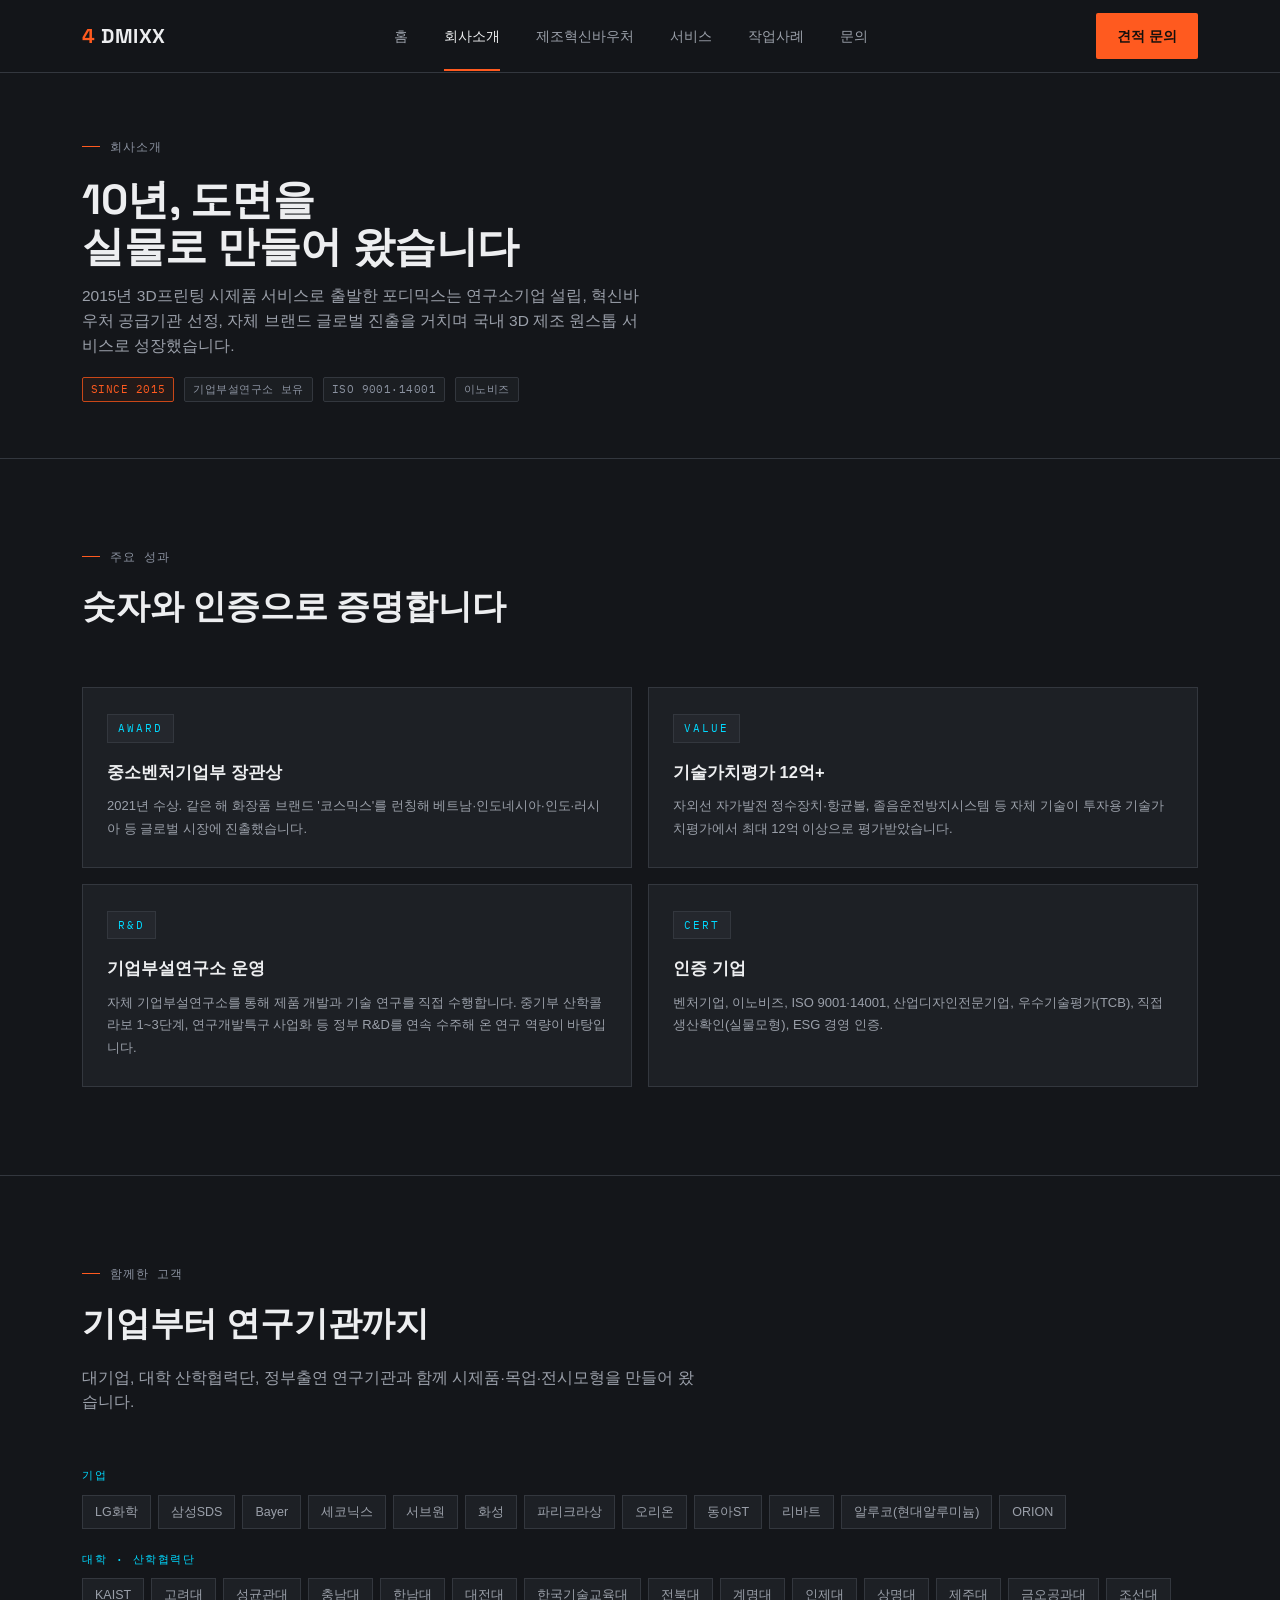
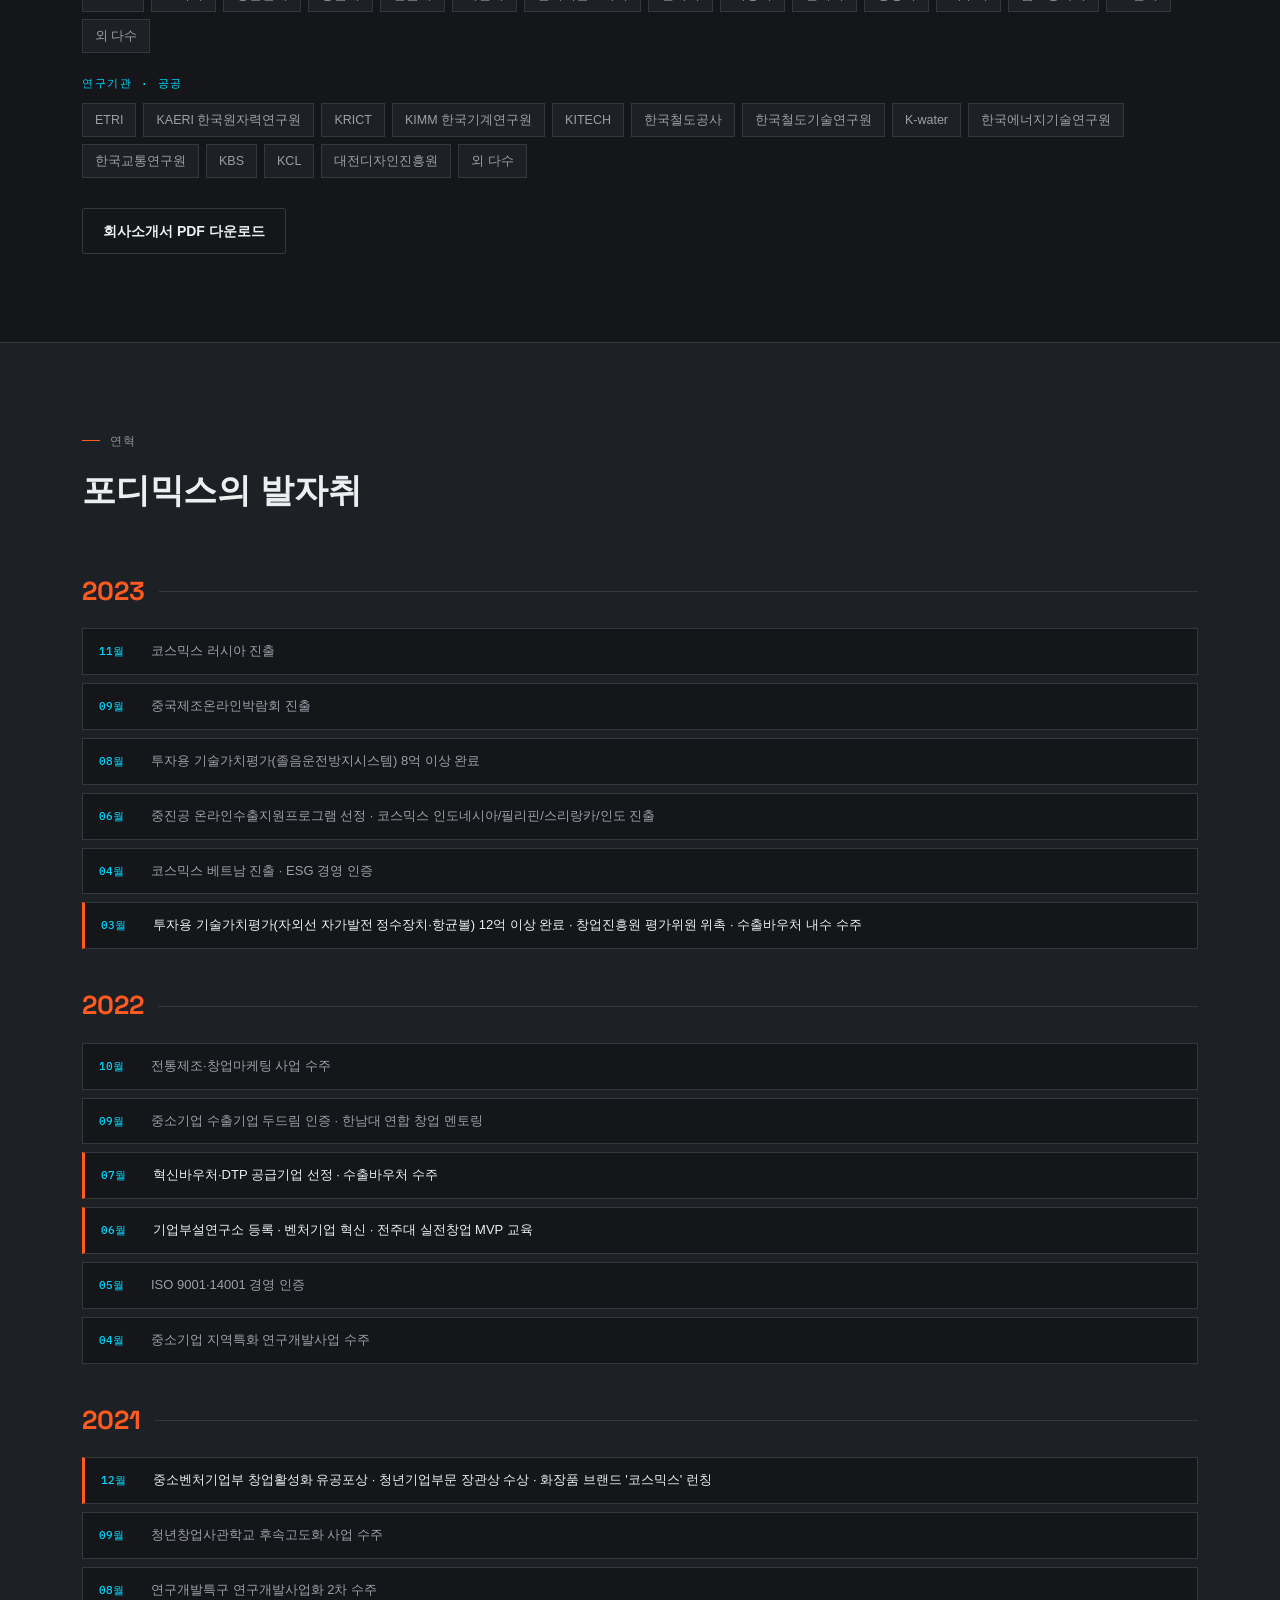
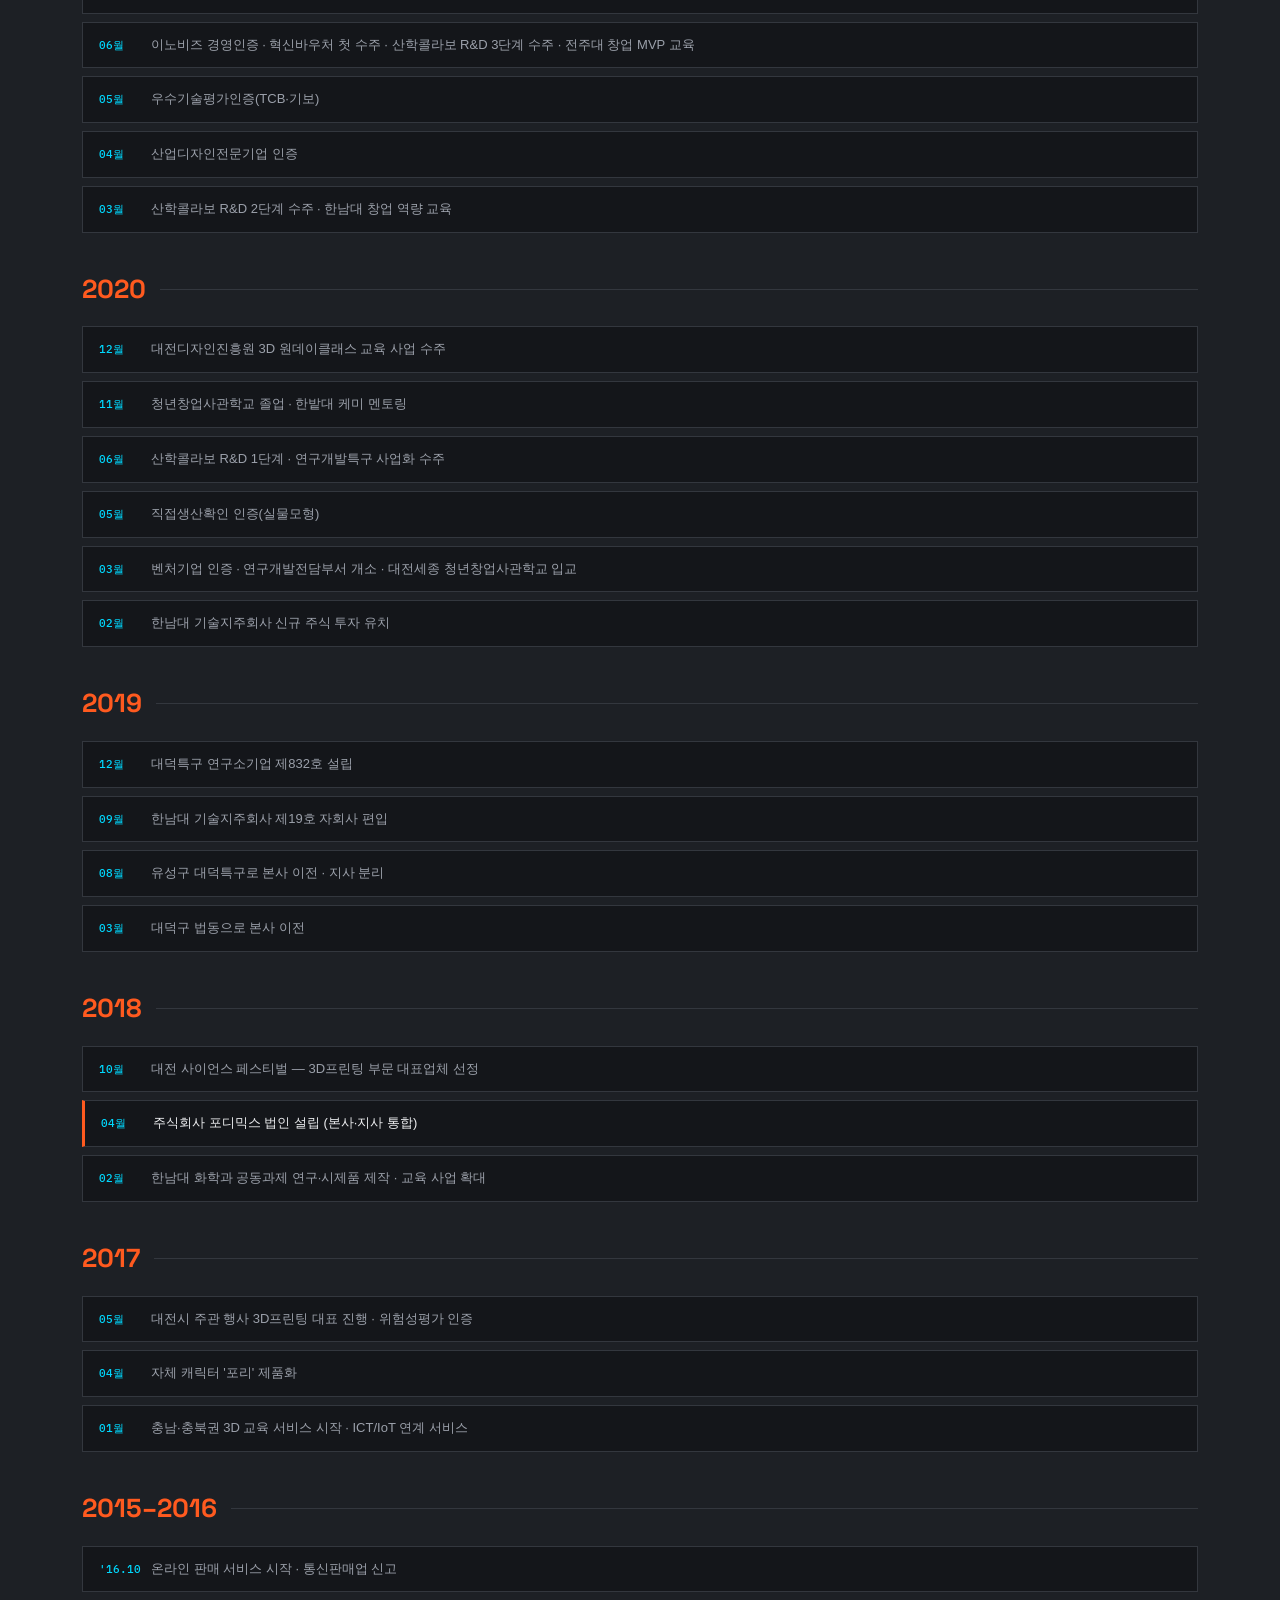
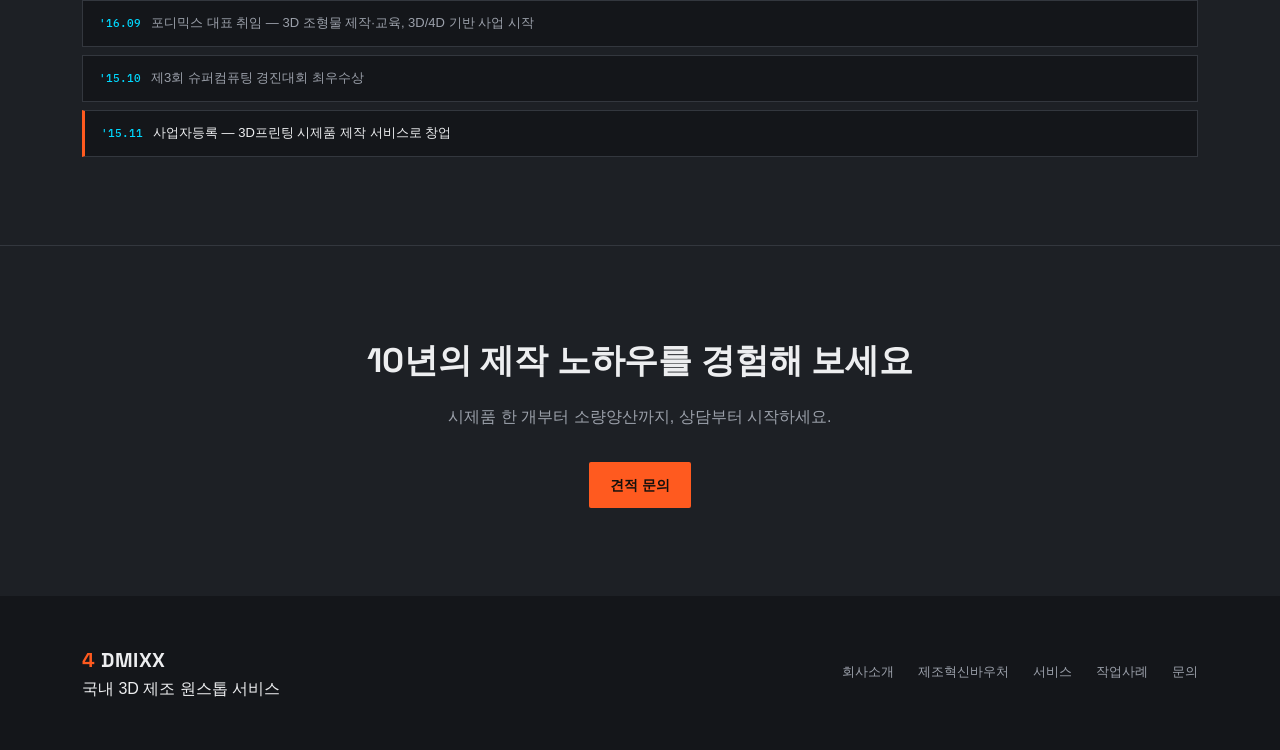
<file: about.html>
<!DOCTYPE html>
<html lang="ko">
<head>
<meta charset="UTF-8">
<meta name="viewport" content="width=device-width, initial-scale=1.0">
<title>회사소개 — 4DMIXX(포디믹스)</title>
<meta name="description" content="2015년 창업, 3D프린팅·시제품·금형까지 국내 3D 제조 원스톱 서비스 4DMIXX(포디믹스)의 발자취.">
<link rel="preconnect" href="https://fonts.googleapis.com">
<link href="https://fonts.googleapis.com/css2?family=Space+Grotesk:wght@500;700&family=IBM+Plex+Sans+KR:wght@400;500;600&family=IBM+Plex+Mono:wght@400;500&display=swap" rel="stylesheet">
<link rel="stylesheet" href="css/style.css">
</head>
<body>

<header class="site-header">
  <div class="wrap">
    <a href="index.html" class="logo"><span class="four">4</span>DMIXX</a>
    <nav class="nav">
      <a href="index.html">홈</a>
      <a href="about.html" class="active">회사소개</a>
      <a href="voucher.html">제조혁신바우처</a>
      <a href="services.html">서비스</a>
      <a href="portfolio.html">작업사례</a>
      <a href="contact.html">문의</a>
    </nav>
    <a href="contact.html" class="btn btn-primary">견적 문의</a>
  </div>
</header>

<section class="page-hero">
  <div class="wrap">
    <div class="eyebrow">회사소개</div>
    <h1>10년, 도면을<br>실물로 만들어 왔습니다</h1>
    <p>2015년 3D프린팅 시제품 서비스로 출발한 포디믹스는 연구소기업 설립, 혁신바우처 공급기관 선정, 자체 브랜드 글로벌 진출을 거치며 국내 3D 제조 원스톱 서비스로 성장했습니다.</p>
    <div class="hero-tags" style="margin-top:18px;">
      <span class="spec-tag">SINCE 2015</span>
      <span class="spec-tag metal">기업부설연구소 보유</span>
      <span class="spec-tag metal">ISO 9001·14001</span>
      <span class="spec-tag metal">이노비즈</span>
    </div>
  </div>
</section>

<!-- 주요 성과 -->
<section>
  <div class="wrap">
    <div class="section-head">
      <div class="eyebrow">주요 성과</div>
      <h2>숫자와 인증으로 증명합니다</h2>
    </div>
    <div class="ab-grid">
      <div class="ab-card">
        <div class="vc-icon">AWARD</div>
        <h3>중소벤처기업부 장관상</h3>
        <p>2021년 수상. 같은 해 화장품 브랜드 '코스믹스'를 런칭해 베트남·인도네시아·인도·러시아 등 글로벌 시장에 진출했습니다.</p>
      </div>
      <div class="ab-card">
        <div class="vc-icon">VALUE</div>
        <h3>기술가치평가 12억+</h3>
        <p>자외선 자가발전 정수장치·항균볼, 졸음운전방지시스템 등 자체 기술이 투자용 기술가치평가에서 최대 12억 이상으로 평가받았습니다.</p>
      </div>
      <div class="ab-card">
        <div class="vc-icon">R&D</div>
        <h3>기업부설연구소 운영</h3>
        <p>자체 기업부설연구소를 통해 제품 개발과 기술 연구를 직접 수행합니다. 중기부 산학콜라보 1~3단계, 연구개발특구 사업화 등 정부 R&D를 연속 수주해 온 연구 역량이 바탕입니다.</p>
      </div>
      <div class="ab-card">
        <div class="vc-icon">CERT</div>
        <h3>인증 기업</h3>
        <p>벤처기업, 이노비즈, ISO 9001·14001, 산업디자인전문기업, 우수기술평가(TCB), 직접생산확인(실물모형), ESG 경영 인증.</p>
      </div>
    </div>
  </div>
</section>

<!-- 고객사 -->
<section>
  <div class="wrap">
    <div class="section-head">
      <div class="eyebrow">함께한 고객</div>
      <h2>기업부터 연구기관까지</h2>
      <p>대기업, 대학 산학협력단, 정부출연 연구기관과 함께 시제품·목업·전시모형을 만들어 왔습니다.</p>
    </div>
    <div class="client-groups">
      <div class="client-group">
        <h4>기업</h4>
        <div class="client-tags">
          <span>LG화학</span><span>삼성SDS</span><span>Bayer</span><span>세코닉스</span><span>서브원</span><span>화성</span><span>파리크라상</span><span>오리온</span><span>동아ST</span><span>리바트</span><span>알루코(현대알루미늄)</span><span>ORION</span>
        </div>
      </div>
      <div class="client-group">
        <h4>대학 · 산학협력단</h4>
        <div class="client-tags">
          <span>KAIST</span><span>고려대</span><span>성균관대</span><span>충남대</span><span>한남대</span><span>대전대</span><span>한국기술교육대</span><span>전북대</span><span>계명대</span><span>인제대</span><span>상명대</span><span>제주대</span><span>금오공과대</span><span>조선대</span> <span>외 다수</span>
        </div>
      </div>
      <div class="client-group">
        <h4>연구기관 · 공공</h4>
        <div class="client-tags">
          <span>ETRI</span><span>KAERI 한국원자력연구원</span><span>KRICT</span><span>KIMM 한국기계연구원</span><span>KITECH</span><span>한국철도공사</span><span>한국철도기술연구원</span><span>K-water</span><span>한국에너지기술연구원</span><span>한국교통연구원</span><span>KBS</span><span>KCL</span><span>대전디자인진흥원</span><span>외 다수</span>
        </div>
      </div>
    </div>
    <div style="margin-top:30px;">
      <a href="assets/4dmixx-company-profile.pdf" class="btn btn-outline" download>회사소개서 PDF 다운로드</a>
    </div>
  </div>
</section>

<!-- 연혁 -->
<section style="background:var(--surface);">
  <div class="wrap">
    <div class="section-head">
      <div class="eyebrow">연혁</div>
      <h2>포디믹스의 발자취</h2>
    </div>

    <div class="timeline">

      <div class="tl-year"><span>2023</span></div>
      <div class="tl-items">
        <div class="tl-item"><b>11월</b>코스믹스 러시아 진출</div>
        <div class="tl-item"><b>09월</b>중국제조온라인박람회 진출</div>
        <div class="tl-item"><b>08월</b>투자용 기술가치평가(졸음운전방지시스템) 8억 이상 완료</div>
        <div class="tl-item"><b>06월</b>중진공 온라인수출지원프로그램 선정 · 코스믹스 인도네시아/필리핀/스리랑카/인도 진출</div>
        <div class="tl-item"><b>04월</b>코스믹스 베트남 진출 · ESG 경영 인증</div>
        <div class="tl-item hl"><b>03월</b>투자용 기술가치평가(자외선 자가발전 정수장치·항균볼) 12억 이상 완료 · 창업진흥원 평가위원 위촉 · 수출바우처 내수 수주</div>
      </div>

      <div class="tl-year"><span>2022</span></div>
      <div class="tl-items">
        <div class="tl-item"><b>10월</b>전통제조·창업마케팅 사업 수주</div>
        <div class="tl-item"><b>09월</b>중소기업 수출기업 두드림 인증 · 한남대 연합 창업 멘토링</div>
        <div class="tl-item hl"><b>07월</b>혁신바우처·DTP 공급기업 선정 · 수출바우처 수주</div>
        <div class="tl-item hl"><b>06월</b>기업부설연구소 등록 · 벤처기업 혁신 · 전주대 실전창업 MVP 교육</div>
        <div class="tl-item"><b>05월</b>ISO 9001·14001 경영 인증</div>
        <div class="tl-item"><b>04월</b>중소기업 지역특화 연구개발사업 수주</div>
      </div>

      <div class="tl-year"><span>2021</span></div>
      <div class="tl-items">
        <div class="tl-item hl"><b>12월</b>중소벤처기업부 창업활성화 유공포상 · 청년기업부문 장관상 수상 · 화장품 브랜드 '코스믹스' 런칭</div>
        <div class="tl-item"><b>09월</b>청년창업사관학교 후속고도화 사업 수주</div>
        <div class="tl-item"><b>08월</b>연구개발특구 연구개발사업화 2차 수주</div>
        <div class="tl-item"><b>06월</b>이노비즈 경영인증 · 혁신바우처 첫 수주 · 산학콜라보 R&D 3단계 수주 · 전주대 창업 MVP 교육</div>
        <div class="tl-item"><b>05월</b>우수기술평가인증(TCB·기보)</div>
        <div class="tl-item"><b>04월</b>산업디자인전문기업 인증</div>
        <div class="tl-item"><b>03월</b>산학콜라보 R&D 2단계 수주 · 한남대 창업 역량 교육</div>
      </div>

      <div class="tl-year"><span>2020</span></div>
      <div class="tl-items">
        <div class="tl-item"><b>12월</b>대전디자인진흥원 3D 원데이클래스 교육 사업 수주</div>
        <div class="tl-item"><b>11월</b>청년창업사관학교 졸업 · 한밭대 케미 멘토링</div>
        <div class="tl-item"><b>06월</b>산학콜라보 R&D 1단계 · 연구개발특구 사업화 수주</div>
        <div class="tl-item"><b>05월</b>직접생산확인 인증(실물모형)</div>
        <div class="tl-item"><b>03월</b>벤처기업 인증 · 연구개발전담부서 개소 · 대전세종 청년창업사관학교 입교</div>
        <div class="tl-item"><b>02월</b>한남대 기술지주회사 신규 주식 투자 유치</div>
      </div>

      <div class="tl-year"><span>2019</span></div>
      <div class="tl-items">
        <div class="tl-item"><b>12월</b>대덕특구 연구소기업 제832호 설립</div>
        <div class="tl-item"><b>09월</b>한남대 기술지주회사 제19호 자회사 편입</div>
        <div class="tl-item"><b>08월</b>유성구 대덕특구로 본사 이전 · 지사 분리</div>
        <div class="tl-item"><b>03월</b>대덕구 법동으로 본사 이전</div>
      </div>

      <div class="tl-year"><span>2018</span></div>
      <div class="tl-items">
        <div class="tl-item"><b>10월</b>대전 사이언스 페스티벌 — 3D프린팅 부문 대표업체 선정</div>
        <div class="tl-item hl"><b>04월</b>주식회사 포디믹스 법인 설립 (본사·지사 통합)</div>
        <div class="tl-item"><b>02월</b>한남대 화학과 공동과제 연구·시제품 제작 · 교육 사업 확대</div>
      </div>

      <div class="tl-year"><span>2017</span></div>
      <div class="tl-items">
        <div class="tl-item"><b>05월</b>대전시 주관 행사 3D프린팅 대표 진행 · 위험성평가 인증</div>
        <div class="tl-item"><b>04월</b>자체 캐릭터 '포리' 제품화</div>
        <div class="tl-item"><b>01월</b>충남·충북권 3D 교육 서비스 시작 · ICT/IoT 연계 서비스</div>
      </div>

      <div class="tl-year"><span>2015–2016</span></div>
      <div class="tl-items">
        <div class="tl-item"><b>'16.10</b>온라인 판매 서비스 시작 · 통신판매업 신고</div>
        <div class="tl-item"><b>'16.09</b>포디믹스 대표 취임 — 3D 조형물 제작·교육, 3D/4D 기반 사업 시작</div>
        <div class="tl-item"><b>'15.10</b>제3회 슈퍼컴퓨팅 경진대회 최우수상</div>
        <div class="tl-item hl"><b>'15.11</b>사업자등록 — 3D프린팅 시제품 제작 서비스로 창업</div>
      </div>

    </div>
  </div>
</section>

<!-- CTA -->
<section class="cta-band">
  <div class="wrap">
    <h2>10년의 제작 노하우를 경험해 보세요</h2>
    <p>시제품 한 개부터 소량양산까지, 상담부터 시작하세요.</p>
    <a href="contact.html" class="btn btn-primary">견적 문의</a>
  </div>
</section>

<footer class="site-footer">
  <div class="wrap">
    <div>
      <a href="index.html" class="logo"><span class="four">4</span>DMIXX</a>
      <p>국내 3D 제조 원스톱 서비스</p>
    </div>
    <nav>
      <a href="about.html">회사소개</a>
      <a href="voucher.html">제조혁신바우처</a>
      <a href="services.html">서비스</a>
      <a href="portfolio.html">작업사례</a>
      <a href="contact.html">문의</a>
    </nav>
  </div>
</footer>

</body>
</html>
</file>
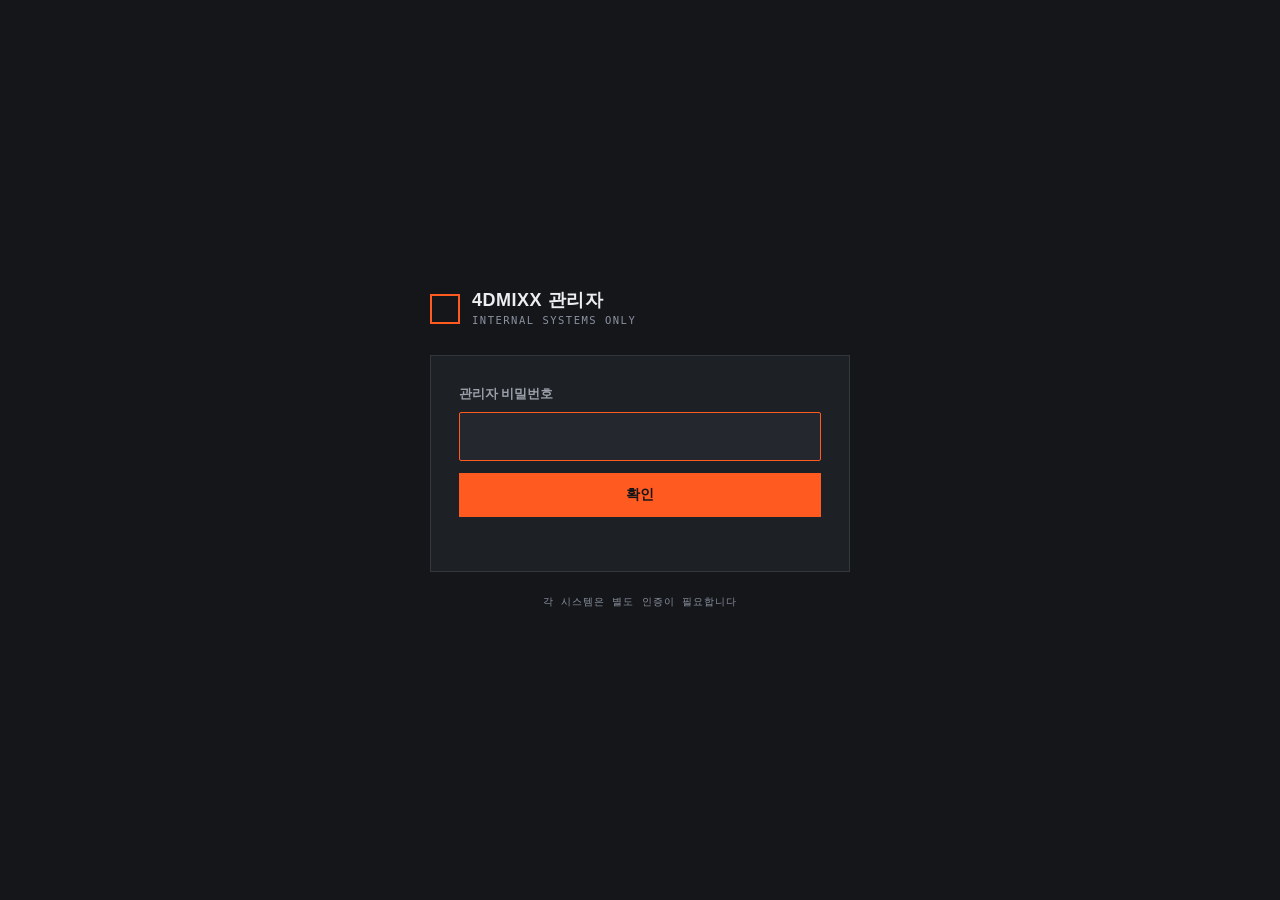
<file: admin.html>
<!DOCTYPE html>
<html lang="ko">
<head>
<meta charset="UTF-8">
<meta name="viewport" content="width=device-width, initial-scale=1.0">
<meta name="robots" content="noindex, nofollow">
<title>4DMIXX — 관리자</title>
<link rel="stylesheet" href="css/style.css">
<style>
  body{display:flex;flex-direction:column;min-height:100vh;align-items:center;justify-content:center;background:var(--bg);}
  .admin-box{width:min(420px,92vw);}
  .admin-head{display:flex;align-items:center;gap:12px;margin-bottom:26px;}
  .admin-mark{width:30px;height:30px;border:2px solid var(--accent);}
  .admin-head h1{font-family:var(--font-display);font-size:18px;letter-spacing:.5px;margin:0;}
  .admin-head p{font-family:var(--font-mono);font-size:10.5px;color:var(--metal);letter-spacing:1.5px;margin:2px 0 0;}

  /* 게이트 */
  .gate{background:var(--surface);border:1px solid var(--line);padding:28px;}
  .gate label{display:block;font-size:12.5px;color:var(--text-dim);margin-bottom:8px;}
  .gate input{
    width:100%;box-sizing:border-box;padding:13px;background:var(--surface-2);
    border:1px solid var(--line);color:var(--text);font-family:var(--font-mono);
    font-size:18px;letter-spacing:6px;text-align:center;outline:none;
  }
  .gate input:focus{border-color:var(--accent);}
  .gate button{
    width:100%;margin-top:12px;padding:13px;background:var(--accent);border:none;
    color:#14161A;font-weight:600;font-size:14px;cursor:pointer;
  }
  .gate button:disabled{opacity:.4;cursor:not-allowed;}
  .gate-msg{font-size:12px;color:#d03b3b;margin-top:10px;min-height:16px;text-align:center;}

  /* 런처 */
  .launcher{display:none;}
  .sys-btn{
    display:flex;align-items:center;gap:16px;width:100%;box-sizing:border-box;
    background:var(--surface);border:1px solid var(--line);padding:20px;
    margin-bottom:12px;cursor:pointer;text-decoration:none;color:var(--text);
    transition:border-color .15s, transform .1s;
  }
  .sys-btn:hover{border-color:var(--accent);transform:translateX(3px);}
  .sys-ico{
    width:44px;height:44px;flex:none;display:flex;align-items:center;justify-content:center;
    border:1px solid var(--line);font-family:var(--font-mono);font-size:11px;color:var(--laser);
    background:var(--surface-2);
  }
  .sys-btn b{font-size:15px;display:block;}
  .sys-btn small{font-size:12px;color:var(--metal);display:block;margin-top:3px;}
  .sys-arrow{margin-left:auto;color:var(--metal);font-size:18px;}
  .logout{
    margin-top:14px;width:100%;padding:11px;background:transparent;
    border:1px solid var(--line);color:var(--text-dim);cursor:pointer;font-size:12.5px;
  }
  .foot-note{font-family:var(--font-mono);font-size:10px;color:var(--metal);text-align:center;margin-top:22px;letter-spacing:1px;}
</style>
</head>
<body>
<div class="admin-box">
  <div class="admin-head">
    <div class="admin-mark"></div>
    <div>
      <h1>4DMIXX 관리자</h1>
      <p>INTERNAL SYSTEMS ONLY</p>
    </div>
  </div>

  <!-- 비밀번호 게이트 -->
  <div class="gate" id="gate">
    <label for="pw">관리자 비밀번호</label>
    <input type="password" id="pw" inputmode="numeric" autocomplete="off" maxlength="32">
    <button id="enterBtn">확인</button>
    <div class="gate-msg" id="gateMsg"></div>
  </div>

  <!-- 시스템 런처 -->
  <div class="launcher" id="launcher">
    <a class="sys-btn" href="http://175.45.205.54:8081/" target="_blank" rel="noopener">
      <div class="sys-ico">DASH</div>
      <div><b>관리자 대시보드</b><small>견적 · 작업 · 마케팅 · 알림 통합 현황</small></div>
      <span class="sys-arrow">→</span>
    </a>
    <a class="sys-btn" href="https://fourdmixx-video-pipeline.onrender.com" target="_blank" rel="noopener">
      <div class="sys-ico">4ZKY</div>
      <div><b>4ZAKAYA 업로더</b><small>제품 영상 검토 · 유튜브/인스타 업로드</small></div>
      <span class="sys-arrow">→</span>
    </a>
    <a class="sys-btn" href="https://script.google.com/macros/s/AKfycbwZsmeyaEqwOKJFC83UuUfzAIjcNPZEsSZb95jb3VjnpqmfoYbO0dX1ID235KcgP2WIuQ/exec" target="_blank" rel="noopener">
      <div class="sys-ico">KPI</div>
      <div><b>연봉관리 시스템</b><small>디자인팀 KPI · 연봉 환산</small></div>
      <span class="sys-arrow">→</span>
    </a>
    <button class="logout" id="logoutBtn">잠금</button>
  </div>

  <div class="foot-note">각 시스템은 별도 인증이 필요합니다</div>
</div>

<script>
(function(){
  // SHA-256(salt:비밀번호) — 소스에 평문 없음
  const SALT = '4dmixx-admin-v1';
  const HASH = 'c8fa7f1d7e6d8668029e943315ccfc8c0b2cee308cdab01f840fcc4ce977b869';
  const gate = document.getElementById('gate');
  const launcher = document.getElementById('launcher');
  const pw = document.getElementById('pw');
  const btn = document.getElementById('enterBtn');
  const msg = document.getElementById('gateMsg');

  let fails = parseInt(sessionStorage.getItem('af') || '0');

  async function sha256(str){
    const buf = await crypto.subtle.digest('SHA-256', new TextEncoder().encode(str));
    return [...new Uint8Array(buf)].map(b=>b.toString(16).padStart(2,'0')).join('');
  }

  function unlock(){
    gate.style.display = 'none';
    launcher.style.display = 'block';
  }
  function lock(){
    sessionStorage.removeItem('adm');
    launcher.style.display = 'none';
    gate.style.display = 'block';
    pw.value = '';
  }

  async function tryEnter(){
    if(btn.disabled) return;
    const h = await sha256(SALT + ':' + pw.value);
    if(h === HASH){
      sessionStorage.setItem('adm','1');
      sessionStorage.removeItem('af');
      msg.textContent = '';
      unlock();
    } else {
      fails++;
      sessionStorage.setItem('af', fails);
      // 실패할수록 대기 시간 증가 (무차별 대입 방지)
      const wait = Math.min(fails * 2, 30);
      btn.disabled = true;
      let left = wait;
      msg.textContent = `비밀번호가 다릅니다 — ${left}초 후 재시도`;
      const t = setInterval(()=>{
        left--;
        if(left <= 0){ clearInterval(t); btn.disabled = false; msg.textContent = ''; }
        else msg.textContent = `비밀번호가 다릅니다 — ${left}초 후 재시도`;
      }, 1000);
      pw.value = '';
    }
  }

  btn.addEventListener('click', tryEnter);
  pw.addEventListener('keydown', e => { if(e.key === 'Enter') tryEnter(); });
  document.getElementById('logoutBtn').addEventListener('click', lock);

  // 같은 탭 세션 내 재방문 시 유지
  if(sessionStorage.getItem('adm') === '1') unlock();
  else pw.focus();
})();
</script>
</body>
</html>
</file>
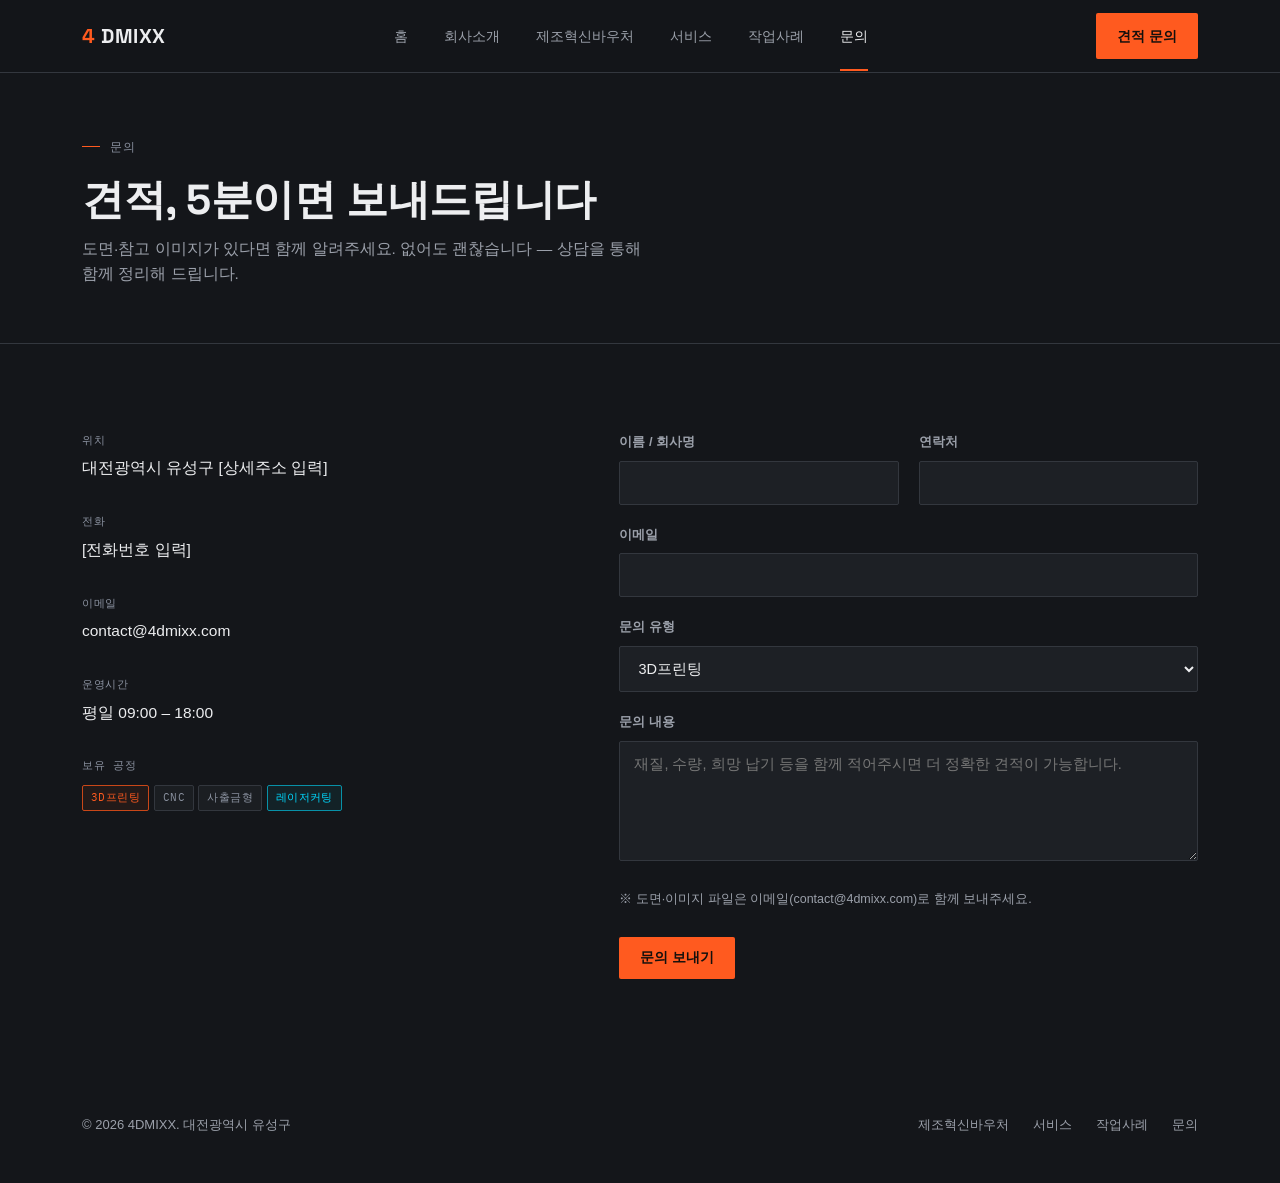
<file: contact.html>
<!DOCTYPE html>
<html lang="ko">
<head>
<meta charset="UTF-8">
<meta name="viewport" content="width=device-width, initial-scale=1.0">
<title>견적 문의 — 4DMIXX(포디믹스)</title>
<meta name="description" content="4DMIXX에 3D프린팅, 프로토타입, 사출, CNC, 레이저 커팅 견적을 문의하세요.">
<link rel="preconnect" href="https://fonts.googleapis.com">
<link href="https://fonts.googleapis.com/css2?family=Space+Grotesk:wght@500;700&family=IBM+Plex+Sans+KR:wght@400;500;600&family=IBM+Plex+Mono:wght@400;500&display=swap" rel="stylesheet">
<link rel="stylesheet" href="css/style.css">
</head>
<body>

<header class="site-header">
  <div class="wrap">
    <a href="index.html" class="logo"><span class="four">4</span>DMIXX</a>
    <nav class="nav">
      <a href="index.html">홈</a>
      <a href="about.html">회사소개</a>
      <a href="voucher.html">제조혁신바우처</a>
      <a href="services.html">서비스</a>
      <a href="portfolio.html">작업사례</a>
      <a href="contact.html" class="active">문의</a>
    </nav>
    <a href="contact.html" class="btn btn-primary">견적 문의</a>
  </div>
</header>

<section class="page-hero">
  <div class="wrap">
    <div class="eyebrow">문의</div>
    <h1>견적, 5분이면 보내드립니다</h1>
    <p>도면·참고 이미지가 있다면 함께 알려주세요. 없어도 괜찮습니다 — 상담을 통해 함께 정리해 드립니다.</p>
  </div>
</section>

<section style="border-bottom:none;">
  <div class="wrap contact-grid">
    <div>
      <div class="info-block">
        <span class="k">위치</span>
        <span class="v">대전광역시 유성구 [상세주소 입력]</span>
      </div>
      <div class="info-block">
        <span class="k">전화</span>
        <a href="tel:0000000000" class="v">[전화번호 입력]</a>
      </div>
      <div class="info-block">
        <span class="k">이메일</span>
        <a href="mailto:contact@4dmixx.com" class="v">contact@4dmixx.com</a>
      </div>
      <div class="info-block">
        <span class="k">운영시간</span>
        <span class="v">평일 09:00 – 18:00</span>
      </div>
      <div class="info-block">
        <span class="k">보유 공정</span>
        <div class="tag-row" style="margin-top:8px;">
          <span class="spec-tag">3D프린팅</span>
          <span class="spec-tag metal">CNC</span>
          <span class="spec-tag metal">사출금형</span>
          <span class="spec-tag laser">레이저커팅</span>
        </div>
      </div>
    </div>

    <div>
      <form id="quote-form">
        <div class="form-row">
          <div>
            <label for="name">이름 / 회사명</label>
            <input type="text" id="name" name="name" required>
          </div>
          <div>
            <label for="phone">연락처</label>
            <input type="tel" id="phone" name="phone" required>
          </div>
        </div>
        <div>
          <label for="email">이메일</label>
          <input type="email" id="email" name="email" required>
        </div>
        <div>
          <label for="process">문의 유형</label>
          <select id="process" name="process">
            <option value="3d-printing">3D프린팅</option>
            <option value="prototype">프로토타입 제작</option>
            <option value="injection">사출금형</option>
            <option value="cnc">CNC 가공</option>
            <option value="laser">레이저 커팅</option>
            <option value="unsure">잘 모르겠음 / 상담 필요</option>
          </select>
        </div>
        <div>
          <label for="message">문의 내용</label>
          <textarea id="message" name="message" placeholder="재질, 수량, 희망 납기 등을 함께 적어주시면 더 정확한 견적이 가능합니다." required></textarea>
        </div>
        <p class="form-note">※ 도면·이미지 파일은 이메일(contact@4dmixx.com)로 함께 보내주세요.</p>
        <button type="submit" class="btn btn-primary form-submit">문의 보내기</button>
        <p class="form-status" id="form-status"></p>
      </form>
    </div>
  </div>
</section>

<footer>
  <div class="wrap">
    <div class="foot-left">© 2026 4DMIXX. 대전광역시 유성구</div>
    <nav>
      <a href="voucher.html">제조혁신바우처</a>
      <a href="services.html">서비스</a>
      <a href="portfolio.html">작업사례</a>
      <a href="contact.html">문의</a>
    </nav>
  </div>
</footer>

<script src="js/main.js"></script>
<script>
// 3D 자동견적에서 넘어온 경우 견적 요약을 문의 내용에 자동 입력
(function(){
  const summary = sessionStorage.getItem("quoteSummary");
  if (summary && location.search.includes("from=quote")) {
    const msg = document.getElementById("message");
    const proc = document.getElementById("process");
    if (msg) msg.value = summary;
    if (proc) proc.value = "3d-printing";
    sessionStorage.removeItem("quoteSummary");
  }
})();
</script>
</body>
</html>
</file>
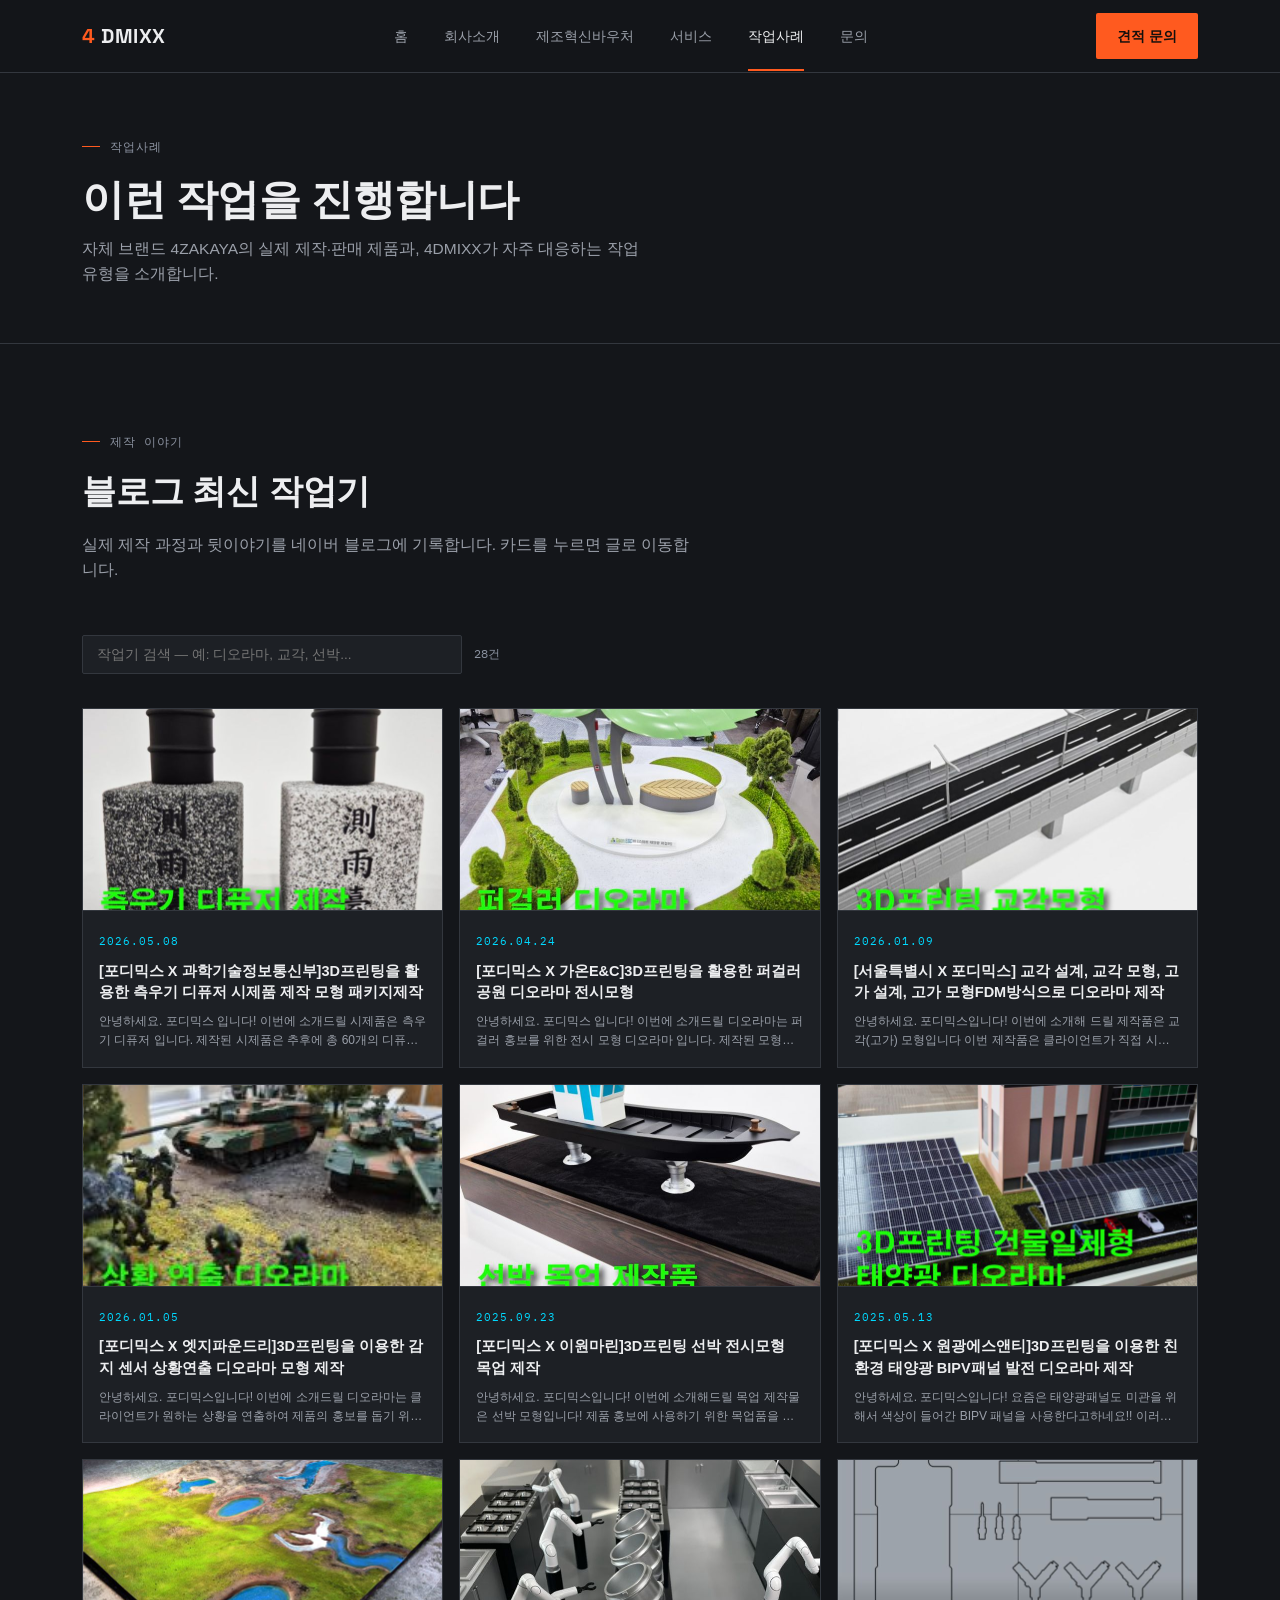
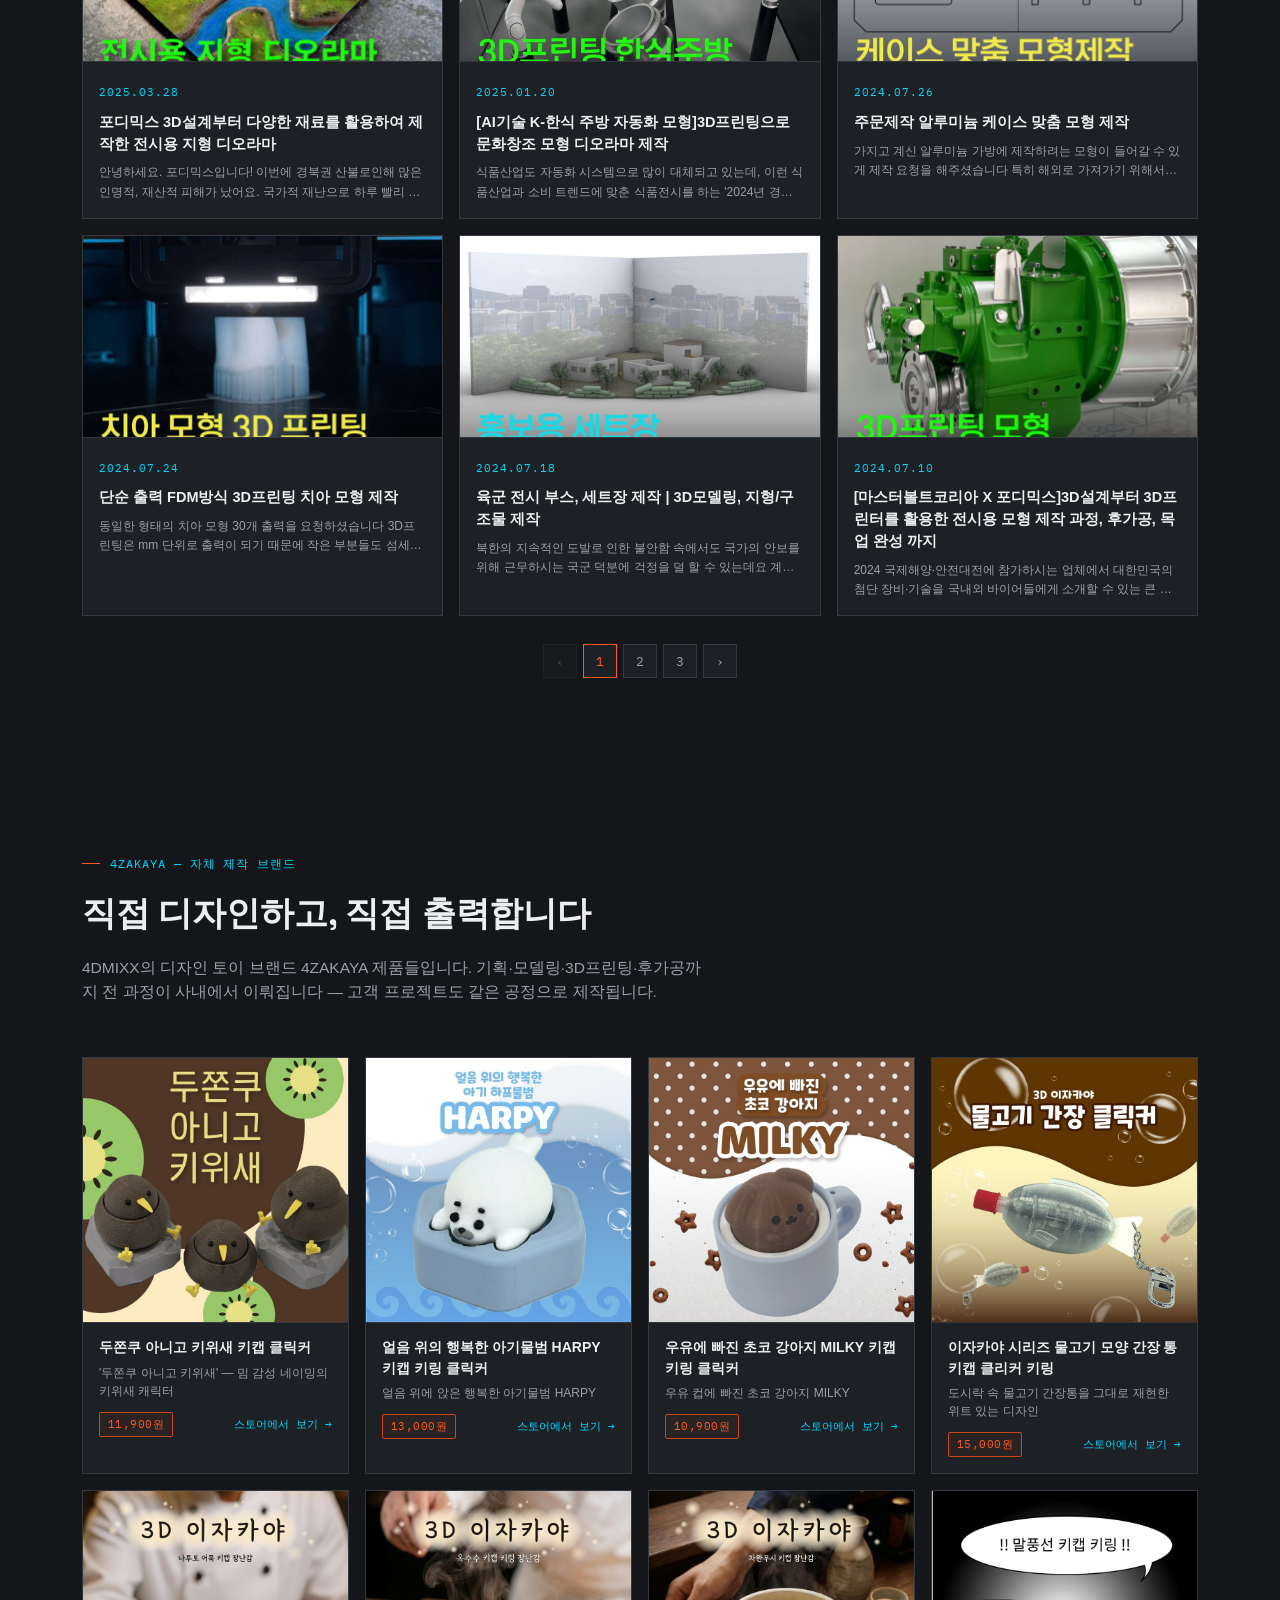
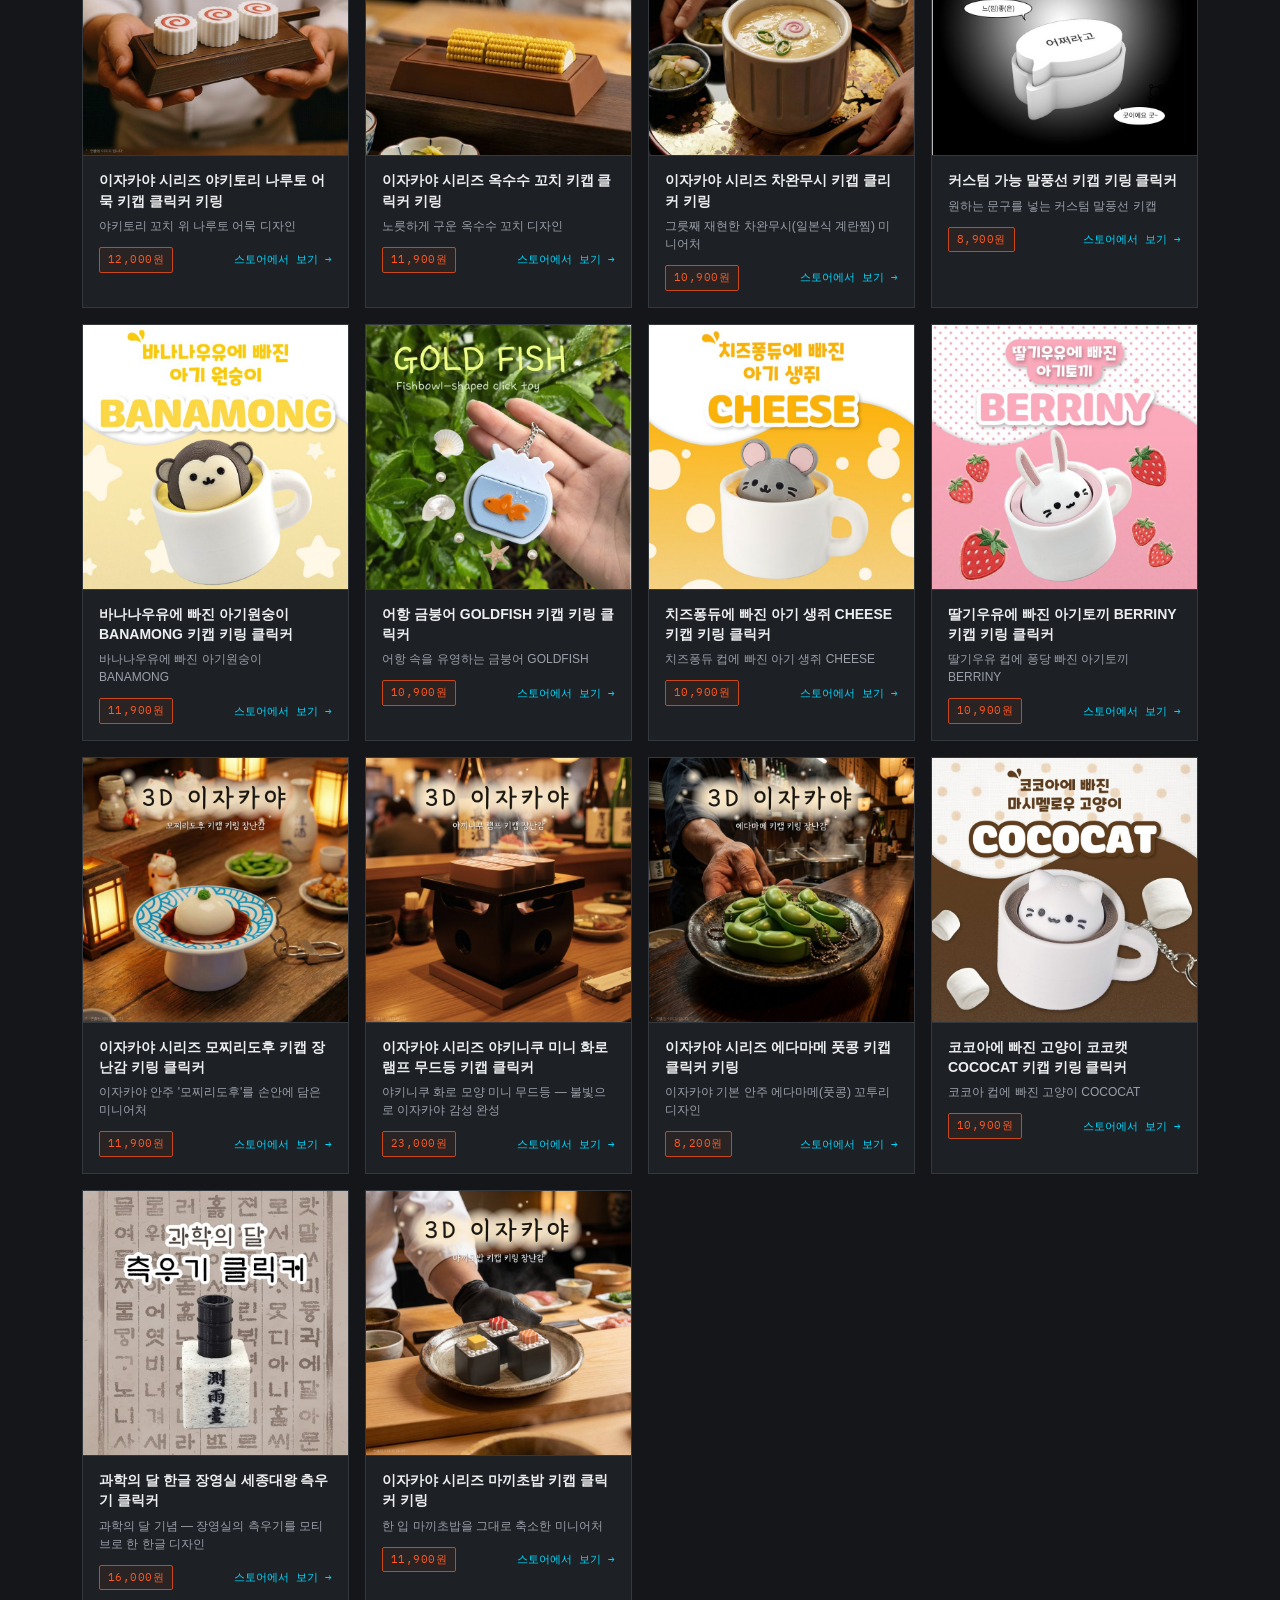
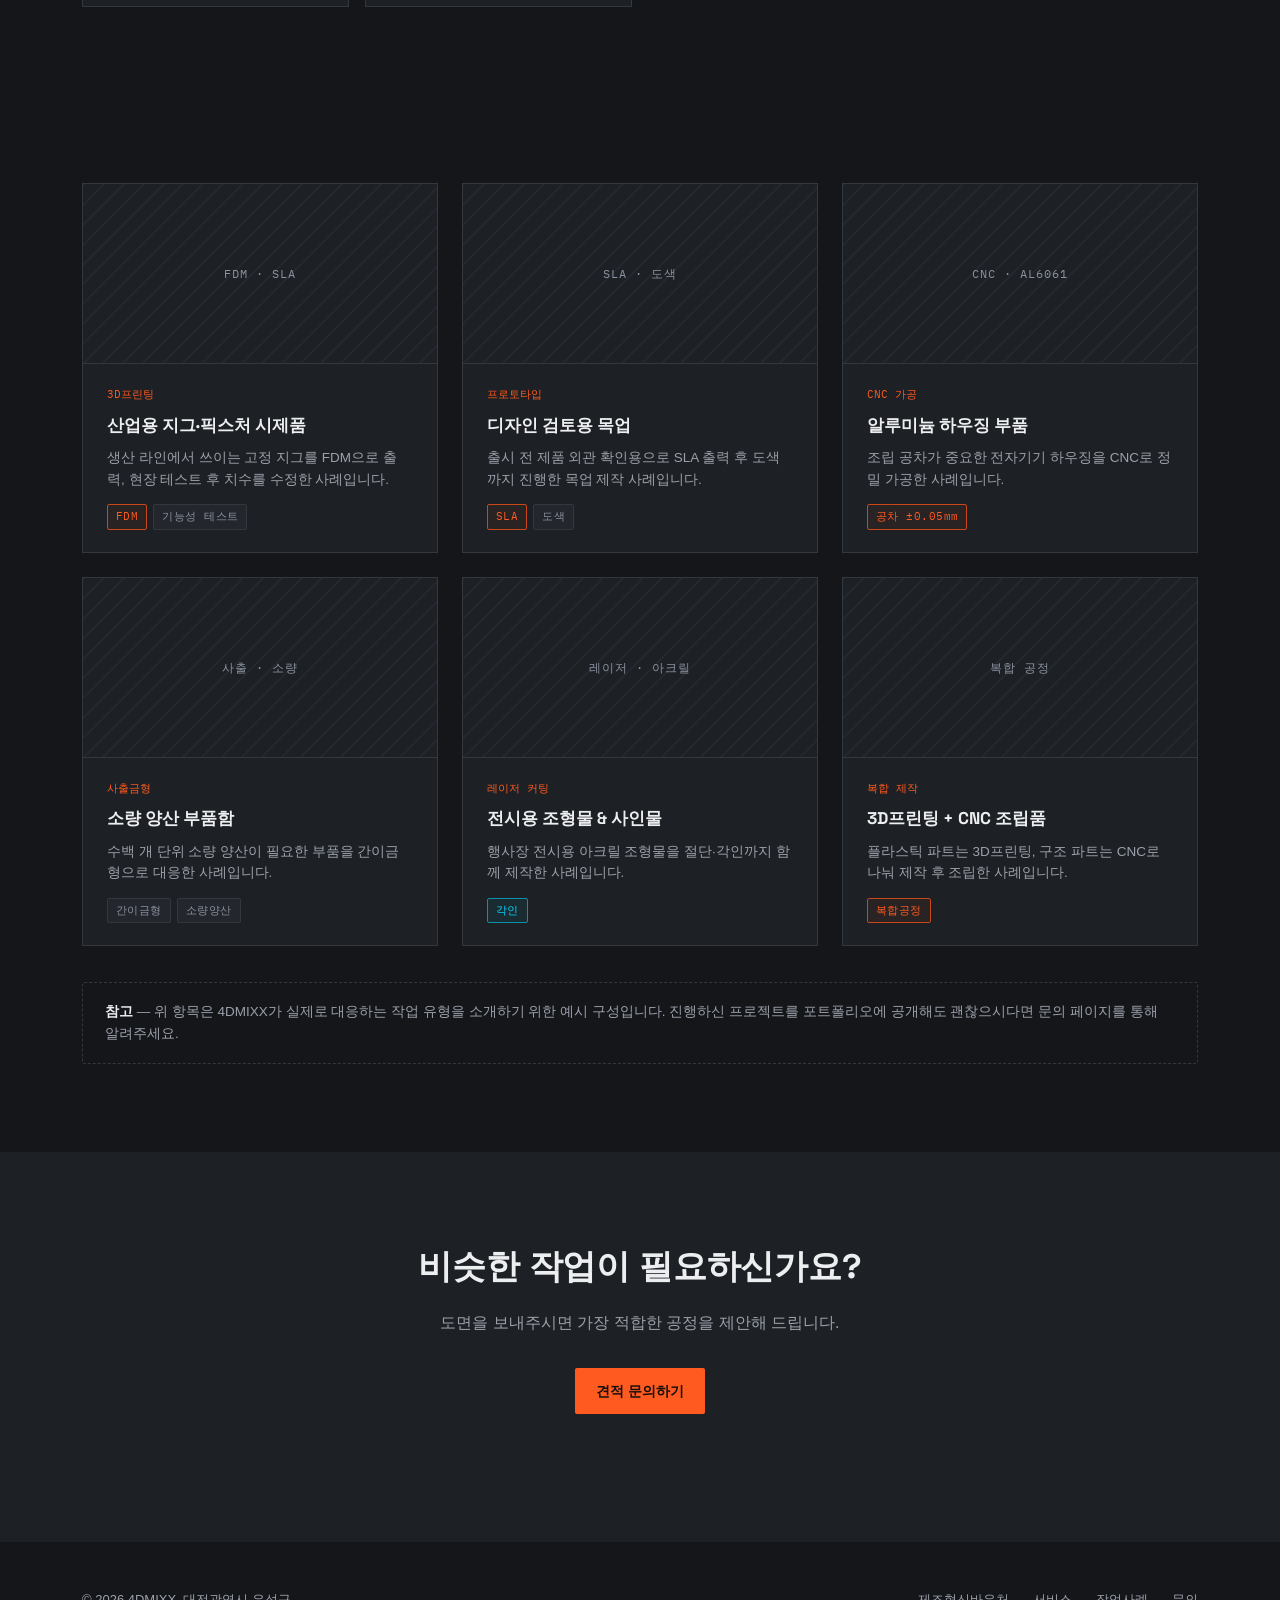
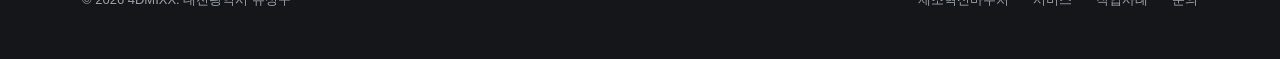
<file: portfolio.html>
<!DOCTYPE html>
<html lang="ko">
<head>
<meta charset="UTF-8">
<meta name="viewport" content="width=device-width, initial-scale=1.0">
<title>작업사례 — 4DMIXX(포디믹스)</title>
<meta name="description" content="4DMIXX가 대응 가능한 작업 유형과 사례 카테고리를 소개합니다.">
<link rel="preconnect" href="https://fonts.googleapis.com">
<link href="https://fonts.googleapis.com/css2?family=Space+Grotesk:wght@500;700&family=IBM+Plex+Sans+KR:wght@400;500;600&family=IBM+Plex+Mono:wght@400;500&display=swap" rel="stylesheet">
<link rel="stylesheet" href="css/style.css">
</head>
<body>

<header class="site-header">
  <div class="wrap">
    <a href="index.html" class="logo"><span class="four">4</span>DMIXX</a>
    <nav class="nav">
      <a href="index.html">홈</a>
      <a href="about.html">회사소개</a>
      <a href="voucher.html">제조혁신바우처</a>
      <a href="services.html">서비스</a>
      <a href="portfolio.html" class="active">작업사례</a>
      <a href="contact.html">문의</a>
    </nav>
    <a href="contact.html" class="btn btn-primary">견적 문의</a>
  </div>
</header>

<section class="page-hero">
  <div class="wrap">
    <div class="eyebrow">작업사례</div>
    <h1>이런 작업을 진행합니다</h1>
    <p>자체 브랜드 4ZAKAYA의 실제 제작·판매 제품과, 4DMIXX가 자주 대응하는 작업 유형을 소개합니다.</p>
  </div>
</section>

<section class="blog-section" style="border-bottom:none;">
  <div class="wrap">
    <div class="section-head">
      <div class="eyebrow">제작 이야기</div>
      <h2>블로그 최신 작업기</h2>
      <p>실제 제작 과정과 뒷이야기를 네이버 블로그에 기록합니다. 카드를 누르면 글로 이동합니다.</p>
    </div>
    <div class="blog-search">
      <input type="search" id="blogSearch" placeholder="작업기 검색 — 예: 디오라마, 교각, 선박...">
      <span class="blog-count" id="blogCount"></span>
    </div>
    <div class="blog-grid" id="blogGrid"></div>
    <div class="blog-pager" id="blogPager"></div>
  </div>
</section>

<script>
let BLOG = {posts: [], filtered: [], page: 1, per: 12};

fetch('assets/blog/posts.json?v=' + Date.now()).then(r=>r.ok?r.json():[]).then(posts=>{
  if(!posts.length){ document.querySelector('.blog-section').style.display='none'; return; }
  BLOG.posts = posts;
  BLOG.filtered = posts;
  renderBlog();
  document.getElementById('blogSearch').addEventListener('input', e=>{
    const q = e.target.value.trim().toLowerCase();
    BLOG.filtered = q ? BLOG.posts.filter(p=>(p.title+' '+p.desc).toLowerCase().includes(q)) : BLOG.posts;
    BLOG.page = 1;
    renderBlog();
  });
}).catch(()=>{ document.querySelector('.blog-section').style.display='none'; });

function renderBlog(){
  const {filtered, page, per} = BLOG;
  const totalPages = Math.max(1, Math.ceil(filtered.length / per));
  BLOG.page = Math.min(page, totalPages);
  const slice = filtered.slice((BLOG.page-1)*per, BLOG.page*per);

  document.getElementById('blogCount').textContent = filtered.length + '건';
  document.getElementById('blogGrid').innerHTML = slice.length ? slice.map(p=>`
    <a class="blog-card" href="${p.link}" target="_blank" rel="noopener">
      ${p.img?`<div class="blog-thumb" style="background-image:url('${p.img}')"></div>`:''}
      <div class="blog-body">
        <span class="blog-date">${p.date}</span>
        <h3>${p.title}</h3>
        <p>${p.desc}</p>
      </div>
    </a>`).join('') : '<p style="color:var(--text-dim);font-size:13px;grid-column:1/-1;">검색 결과가 없습니다.</p>';

  // 페이지 버튼
  let pager = '';
  if(totalPages > 1){
    pager += `<button class="pg-btn" ${BLOG.page===1?'disabled':''} onclick="goPage(${BLOG.page-1})">‹</button>`;
    for(let i=1;i<=totalPages;i++){
      pager += `<button class="pg-btn ${i===BLOG.page?'cur':''}" onclick="goPage(${i})">${i}</button>`;
    }
    pager += `<button class="pg-btn" ${BLOG.page===totalPages?'disabled':''} onclick="goPage(${BLOG.page+1})">›</button>`;
  }
  document.getElementById('blogPager').innerHTML = pager;
}
function goPage(p){
  BLOG.page = p;
  renderBlog();
  document.querySelector('.blog-section').scrollIntoView({behavior:'smooth'});
}
</script>

<section style="border-bottom:none;">
  <div class="wrap">
    <div class="section-head">
      <div class="eyebrow" style="color:var(--laser);">4ZAKAYA — 자체 제작 브랜드</div>
      <h2>직접 디자인하고, 직접 출력합니다</h2>
      <p>4DMIXX의 디자인 토이 브랜드 4ZAKAYA 제품들입니다. 기획·모델링·3D프린팅·후가공까지 전 과정이 사내에서 이뤄집니다 — 고객 프로젝트도 같은 공정으로 제작됩니다.</p>
    </div>
    <div class="pf-photo-grid">
      <a class="pf-photo-card" href="https://smartstore.naver.com/4dmixx/products/13093873897" target="_blank" rel="noopener">
        <div class="pf-photo" style="background-image:url('assets/portfolio/p00.jpg')"></div>
        <div class="pf-photo-body">
          <h3>두쫀쿠 아니고 키위새 키캡 클릭커</h3>
          <p>'두쫀쿠 아니고 키위새' — 밈 감성 네이밍의 키위새 캐릭터</p>
          <div class="pf-photo-foot"><span class="spec-tag">11,900원</span><span class="pf-buy">스토어에서 보기 →</span></div>
        </div>
      </a>
      <a class="pf-photo-card" href="https://smartstore.naver.com/4dmixx/products/13209391735" target="_blank" rel="noopener">
        <div class="pf-photo" style="background-image:url('assets/portfolio/p02.jpg')"></div>
        <div class="pf-photo-body">
          <h3>얼음 위의 행복한 아기물범 HARPY 키캡 키링 클릭커</h3>
          <p>얼음 위에 앉은 행복한 아기물범 HARPY</p>
          <div class="pf-photo-foot"><span class="spec-tag">13,000원</span><span class="pf-buy">스토어에서 보기 →</span></div>
        </div>
      </a>
      <a class="pf-photo-card" href="https://smartstore.naver.com/4dmixx/products/13111001996" target="_blank" rel="noopener">
        <div class="pf-photo" style="background-image:url('assets/portfolio/p03.jpg')"></div>
        <div class="pf-photo-body">
          <h3>우유에 빠진 초코 강아지 MILKY 키캡 키링 클릭커</h3>
          <p>우유 컵에 빠진 초코 강아지 MILKY</p>
          <div class="pf-photo-foot"><span class="spec-tag">10,900원</span><span class="pf-buy">스토어에서 보기 →</span></div>
        </div>
      </a>
      <a class="pf-photo-card" href="https://smartstore.naver.com/4dmixx/products/13009970820" target="_blank" rel="noopener">
        <div class="pf-photo" style="background-image:url('assets/portfolio/p05.jpg')"></div>
        <div class="pf-photo-body">
          <h3>이자카야 시리즈 물고기 모양 간장 통 키캡 클리커 키링</h3>
          <p>도시락 속 물고기 간장통을 그대로 재현한 위트 있는 디자인</p>
          <div class="pf-photo-foot"><span class="spec-tag">15,000원</span><span class="pf-buy">스토어에서 보기 →</span></div>
        </div>
      </a>
      <a class="pf-photo-card" href="https://smartstore.naver.com/4dmixx/products/12809009453" target="_blank" rel="noopener">
        <div class="pf-photo" style="background-image:url('assets/portfolio/p07.jpg')"></div>
        <div class="pf-photo-body">
          <h3>이자카야 시리즈 야키토리 나루토 어묵 키캡 클릭커 키링</h3>
          <p>야키토리 꼬치 위 나루토 어묵 디자인</p>
          <div class="pf-photo-foot"><span class="spec-tag">12,000원</span><span class="pf-buy">스토어에서 보기 →</span></div>
        </div>
      </a>
      <a class="pf-photo-card" href="https://smartstore.naver.com/4dmixx/products/12925532033" target="_blank" rel="noopener">
        <div class="pf-photo" style="background-image:url('assets/portfolio/p09.jpg')"></div>
        <div class="pf-photo-body">
          <h3>이자카야 시리즈 옥수수 꼬치 키캡 클릭커 키링</h3>
          <p>노릇하게 구운 옥수수 꼬치 디자인</p>
          <div class="pf-photo-foot"><span class="spec-tag">11,900원</span><span class="pf-buy">스토어에서 보기 →</span></div>
        </div>
      </a>
      <a class="pf-photo-card" href="https://smartstore.naver.com/4dmixx/products/13057498026" target="_blank" rel="noopener">
        <div class="pf-photo" style="background-image:url('assets/portfolio/p10.jpg')"></div>
        <div class="pf-photo-body">
          <h3>이자카야 시리즈 차완무시 키캡 클리커 키링</h3>
          <p>그릇째 재현한 차완무시(일본식 계란찜) 미니어처</p>
          <div class="pf-photo-foot"><span class="spec-tag">10,900원</span><span class="pf-buy">스토어에서 보기 →</span></div>
        </div>
      </a>
      <a class="pf-photo-card" href="https://smartstore.naver.com/4dmixx/products/13204676507" target="_blank" rel="noopener">
        <div class="pf-photo" style="background-image:url('assets/portfolio/p11.jpg')"></div>
        <div class="pf-photo-body">
          <h3>커스텀 가능 말풍선 키캡 키링 클릭커</h3>
          <p>원하는 문구를 넣는 커스텀 말풍선 키캡</p>
          <div class="pf-photo-foot"><span class="spec-tag">8,900원</span><span class="pf-buy">스토어에서 보기 →</span></div>
        </div>
      </a>
      <a class="pf-photo-card" href="https://smartstore.naver.com/4dmixx/products/13549267746" target="_blank" rel="noopener">
        <div class="pf-photo" style="background-image:url('assets/portfolio/p15.jpg')"></div>
        <div class="pf-photo-body">
          <h3>바나나우유에 빠진 아기원숭이 BANAMONG 키캡 키링 클릭커</h3>
          <p>바나나우유에 빠진 아기원숭이 BANAMONG</p>
          <div class="pf-photo-foot"><span class="spec-tag">11,900원</span><span class="pf-buy">스토어에서 보기 →</span></div>
        </div>
      </a>
      <a class="pf-photo-card" href="https://smartstore.naver.com/4dmixx/products/13577791587" target="_blank" rel="noopener">
        <div class="pf-photo" style="background-image:url('assets/portfolio/p16.jpg')"></div>
        <div class="pf-photo-body">
          <h3>어항 금붕어 GOLDFISH 키캡 키링 클릭커</h3>
          <p>어항 속을 유영하는 금붕어 GOLDFISH</p>
          <div class="pf-photo-foot"><span class="spec-tag">10,900원</span><span class="pf-buy">스토어에서 보기 →</span></div>
        </div>
      </a>
      <a class="pf-photo-card" href="https://smartstore.naver.com/4dmixx/products/13636268628" target="_blank" rel="noopener">
        <div class="pf-photo" style="background-image:url('assets/portfolio/p17.jpg')"></div>
        <div class="pf-photo-body">
          <h3>치즈퐁듀에 빠진 아기 생쥐 CHEESE 키캡 키링 클릭커</h3>
          <p>치즈퐁듀 컵에 빠진 아기 생쥐 CHEESE</p>
          <div class="pf-photo-foot"><span class="spec-tag">10,900원</span><span class="pf-buy">스토어에서 보기 →</span></div>
        </div>
      </a>
      <a class="pf-photo-card" href="https://smartstore.naver.com/4dmixx/products/13204625702" target="_blank" rel="noopener">
        <div class="pf-photo" style="background-image:url('assets/portfolio/p20.jpg')"></div>
        <div class="pf-photo-body">
          <h3>딸기우유에 빠진 아기토끼 BERRINY키캡 키링 클릭커</h3>
          <p>딸기우유 컵에 퐁당 빠진 아기토끼 BERRINY</p>
          <div class="pf-photo-foot"><span class="spec-tag">10,900원</span><span class="pf-buy">스토어에서 보기 →</span></div>
        </div>
      </a>
      <a class="pf-photo-card" href="https://smartstore.naver.com/4dmixx/products/12925608149" target="_blank" rel="noopener">
        <div class="pf-photo" style="background-image:url('assets/portfolio/p21.jpg')"></div>
        <div class="pf-photo-body">
          <h3>이자카야 시리즈 모찌리도후 키캡 장난감 키링 클릭커</h3>
          <p>이자카야 안주 '모찌리도후'를 손안에 담은 미니어처</p>
          <div class="pf-photo-foot"><span class="spec-tag">11,900원</span><span class="pf-buy">스토어에서 보기 →</span></div>
        </div>
      </a>
      <a class="pf-photo-card" href="https://smartstore.naver.com/4dmixx/products/12850212526" target="_blank" rel="noopener">
        <div class="pf-photo" style="background-image:url('assets/portfolio/p22.jpg')"></div>
        <div class="pf-photo-body">
          <h3>이자카야 시리즈 야키니쿠 미니 화로 램프 무드등 키캡 클릭커</h3>
          <p>야키니쿠 화로 모양 미니 무드등 — 불빛으로 이자카야 감성 완성</p>
          <div class="pf-photo-foot"><span class="spec-tag">23,000원</span><span class="pf-buy">스토어에서 보기 →</span></div>
        </div>
      </a>
      <a class="pf-photo-card" href="https://smartstore.naver.com/4dmixx/products/12809487712" target="_blank" rel="noopener">
        <div class="pf-photo" style="background-image:url('assets/portfolio/p23.jpg')"></div>
        <div class="pf-photo-body">
          <h3>이자카야 시리즈 에다마메 풋콩 키캡 클릭커 키링</h3>
          <p>이자카야 기본 안주 에다마메(풋콩) 꼬투리 디자인</p>
          <div class="pf-photo-foot"><span class="spec-tag">8,200원</span><span class="pf-buy">스토어에서 보기 →</span></div>
        </div>
      </a>
      <a class="pf-photo-card" href="https://smartstore.naver.com/4dmixx/products/13009976347" target="_blank" rel="noopener">
        <div class="pf-photo" style="background-image:url('assets/portfolio/p24.jpg')"></div>
        <div class="pf-photo-body">
          <h3>코코아에 빠진 고양이 코코캣 COCOCAT 키캡 키링 클릭커</h3>
          <p>코코아 컵에 빠진 고양이 COCOCAT</p>
          <div class="pf-photo-foot"><span class="spec-tag">10,900원</span><span class="pf-buy">스토어에서 보기 →</span></div>
        </div>
      </a>
      <a class="pf-photo-card" href="https://smartstore.naver.com/4dmixx/products/13309012257" target="_blank" rel="noopener">
        <div class="pf-photo" style="background-image:url('assets/portfolio/p25.jpg')"></div>
        <div class="pf-photo-body">
          <h3>과학의 달 한글 장영실 세종대왕 측우기 클릭커</h3>
          <p>과학의 달 기념 — 장영실의 측우기를 모티브로 한 한글 디자인</p>
          <div class="pf-photo-foot"><span class="spec-tag">16,000원</span><span class="pf-buy">스토어에서 보기 →</span></div>
        </div>
      </a>
      <a class="pf-photo-card" href="https://smartstore.naver.com/4dmixx/products/12901372073" target="_blank" rel="noopener">
        <div class="pf-photo" style="background-image:url('assets/portfolio/p26.jpg')"></div>
        <div class="pf-photo-body">
          <h3>이자카야 시리즈 마끼초밥 키캡 클릭커 키링</h3>
          <p>한 입 마끼초밥을 그대로 축소한 미니어처</p>
          <div class="pf-photo-foot"><span class="spec-tag">11,900원</span><span class="pf-buy">스토어에서 보기 →</span></div>
        </div>
      </a>
    </div>
  </div>
</section>

<section class="pf-types">
  <div class="wrap">
    <div class="pf-grid">
      <div class="pf-card">
        <div class="pf-visual"><span class="glyph">FDM · SLA</span></div>
        <div class="pf-body">
          <span class="pf-cat">3D프린팅</span>
          <h3>산업용 지그·픽스처 시제품</h3>
          <p>생산 라인에서 쓰이는 고정 지그를 FDM으로 출력, 현장 테스트 후 치수를 수정한 사례입니다.</p>
          <div class="pf-tags"><span class="spec-tag">FDM</span><span class="spec-tag metal">기능성 테스트</span></div>
        </div>
      </div>
      <div class="pf-card">
        <div class="pf-visual"><span class="glyph">SLA · 도색</span></div>
        <div class="pf-body">
          <span class="pf-cat">프로토타입</span>
          <h3>디자인 검토용 목업</h3>
          <p>출시 전 제품 외관 확인용으로 SLA 출력 후 도색까지 진행한 목업 제작 사례입니다.</p>
          <div class="pf-tags"><span class="spec-tag">SLA</span><span class="spec-tag metal">도색</span></div>
        </div>
      </div>
      <div class="pf-card">
        <div class="pf-visual"><span class="glyph">CNC · AL6061</span></div>
        <div class="pf-body">
          <span class="pf-cat">CNC 가공</span>
          <h3>알루미늄 하우징 부품</h3>
          <p>조립 공차가 중요한 전자기기 하우징을 CNC로 정밀 가공한 사례입니다.</p>
          <div class="pf-tags"><span class="spec-tag">공차 ±0.05mm</span></div>
        </div>
      </div>
      <div class="pf-card">
        <div class="pf-visual"><span class="glyph">사출 · 소량</span></div>
        <div class="pf-body">
          <span class="pf-cat">사출금형</span>
          <h3>소량 양산 부품함</h3>
          <p>수백 개 단위 소량 양산이 필요한 부품을 간이금형으로 대응한 사례입니다.</p>
          <div class="pf-tags"><span class="spec-tag metal">간이금형</span><span class="spec-tag metal">소량양산</span></div>
        </div>
      </div>
      <div class="pf-card">
        <div class="pf-visual"><span class="glyph">레이저 · 아크릴</span></div>
        <div class="pf-body">
          <span class="pf-cat">레이저 커팅</span>
          <h3>전시용 조형물 &amp; 사인물</h3>
          <p>행사장 전시용 아크릴 조형물을 절단·각인까지 함께 제작한 사례입니다.</p>
          <div class="pf-tags"><span class="spec-tag laser">각인</span></div>
        </div>
      </div>
      <div class="pf-card">
        <div class="pf-visual"><span class="glyph">복합 공정</span></div>
        <div class="pf-body">
          <span class="pf-cat">복합 제작</span>
          <h3>3D프린팅 + CNC 조립품</h3>
          <p>플라스틱 파트는 3D프린팅, 구조 파트는 CNC로 나눠 제작 후 조립한 사례입니다.</p>
          <div class="pf-tags"><span class="spec-tag">복합공정</span></div>
        </div>
      </div>
    </div>

    <div class="note-box">
      <strong>참고</strong> — 위 항목은 4DMIXX가 실제로 대응하는 작업 유형을 소개하기 위한 예시 구성입니다. 진행하신 프로젝트를 포트폴리오에 공개해도 괜찮으시다면 문의 페이지를 통해 알려주세요.
    </div>
  </div>
</section>

<section class="cta-band">
  <div class="wrap">
    <h2>비슷한 작업이 필요하신가요?</h2>
    <p>도면을 보내주시면 가장 적합한 공정을 제안해 드립니다.</p>
    <div class="hero-ctas">
      <a href="contact.html" class="btn btn-primary">견적 문의하기</a>
    </div>
  </div>
</section>

<footer>
  <div class="wrap">
    <div class="foot-left">© 2026 4DMIXX. 대전광역시 유성구</div>
    <nav>
      <a href="voucher.html">제조혁신바우처</a>
      <a href="services.html">서비스</a>
      <a href="portfolio.html">작업사례</a>
      <a href="contact.html">문의</a>
    </nav>
  </div>
</footer>

</body>
</html>
</file>
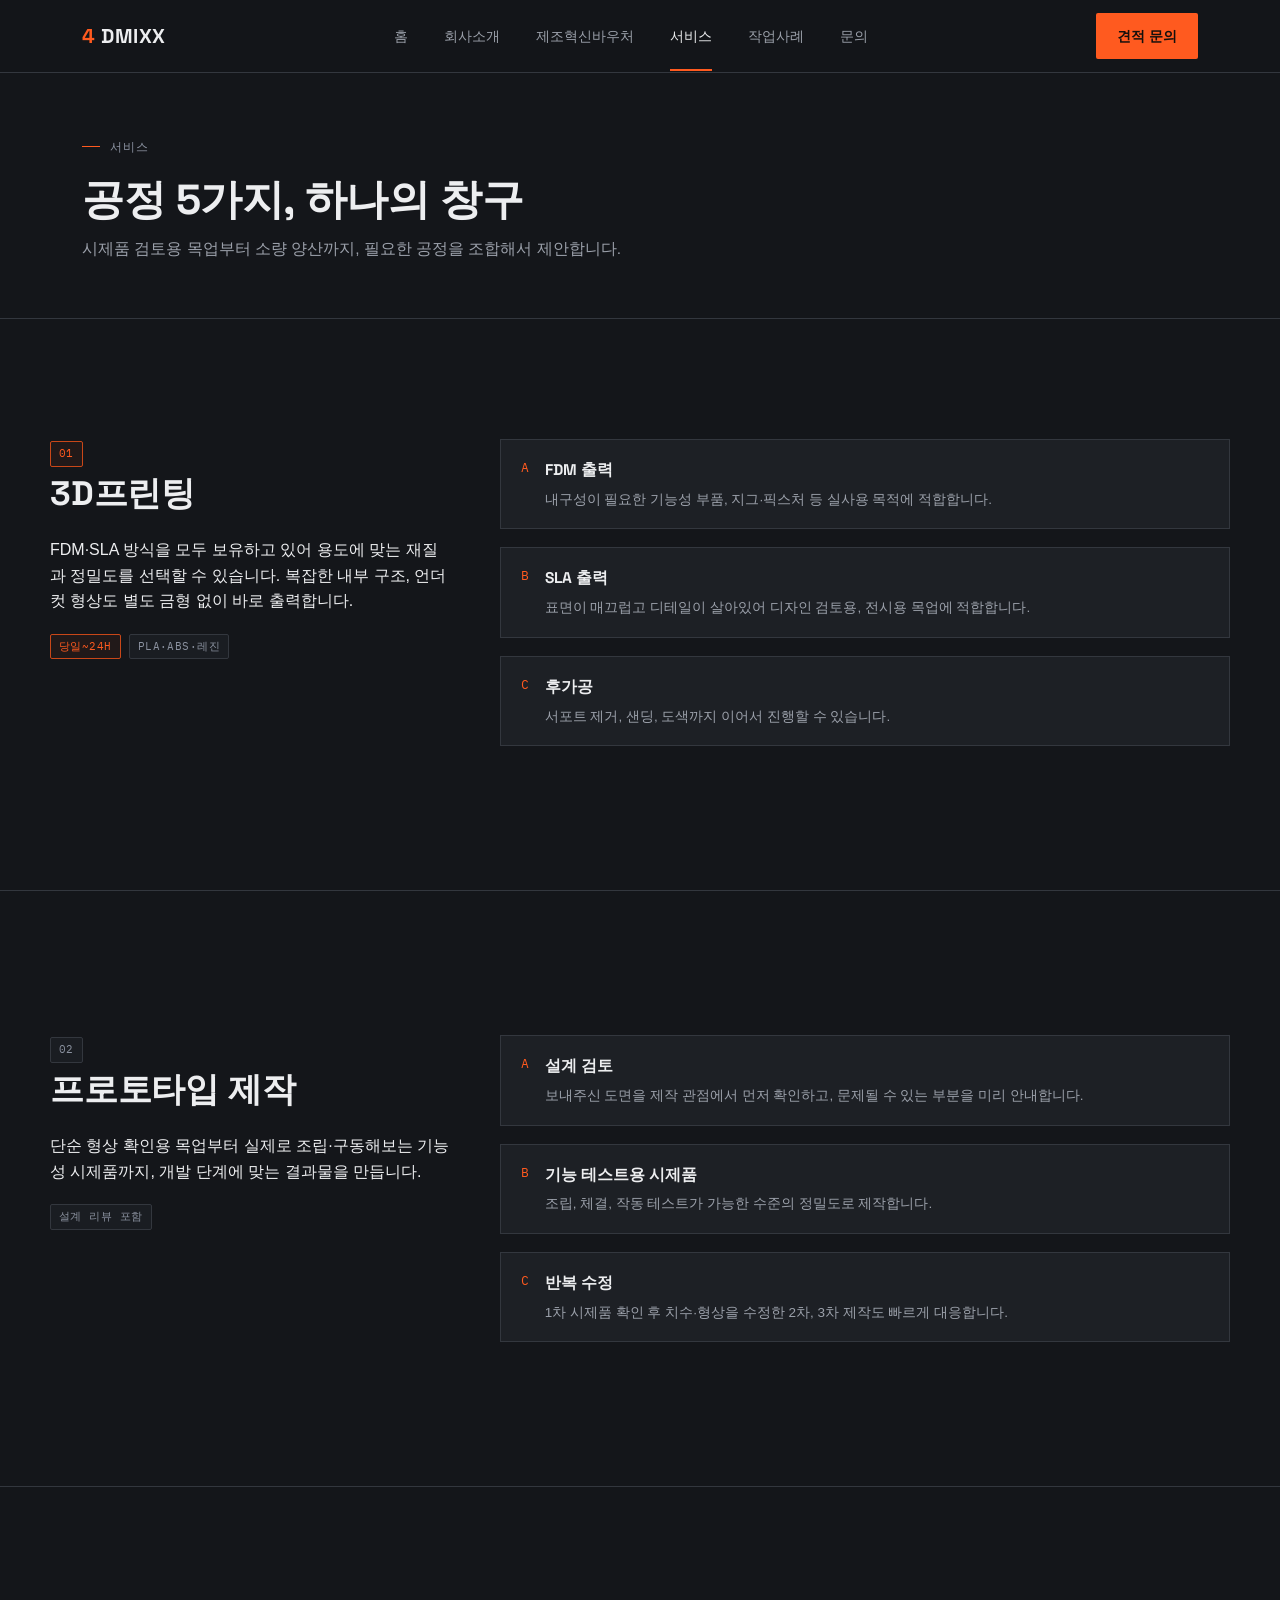
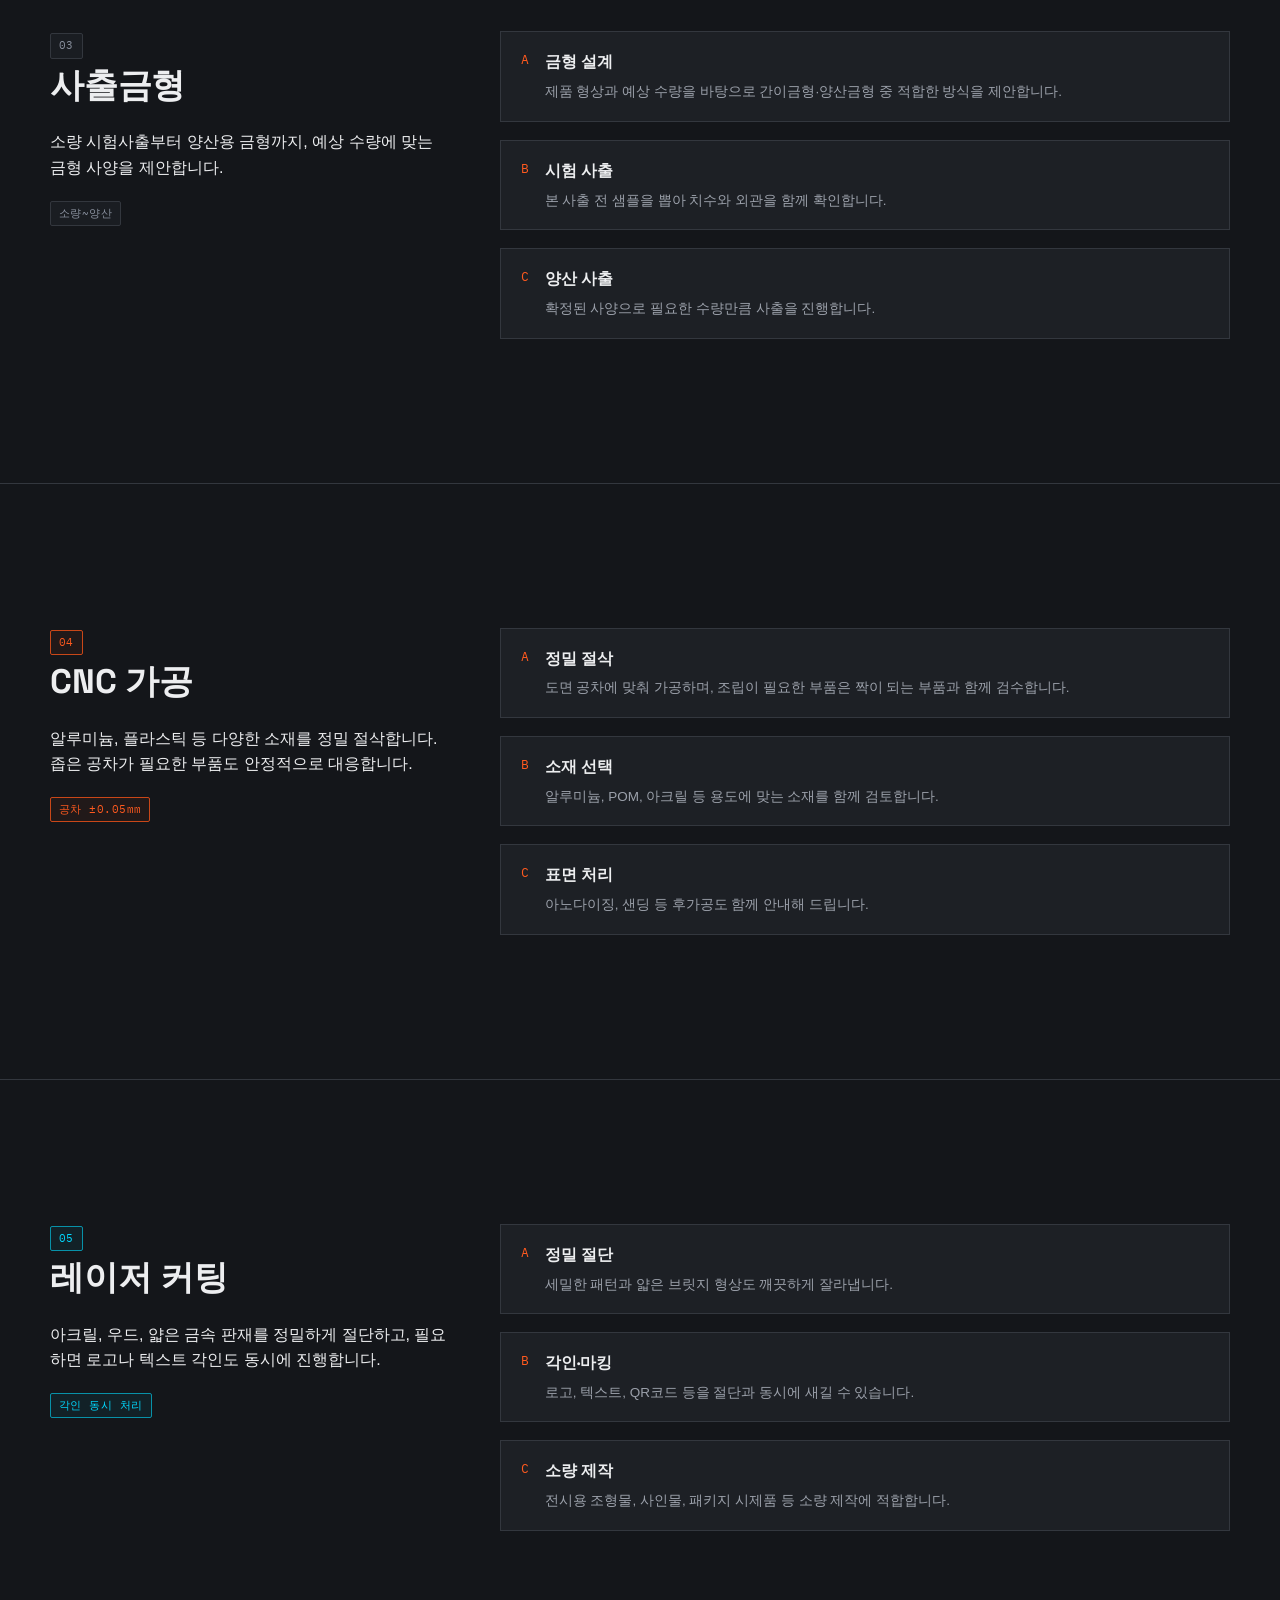
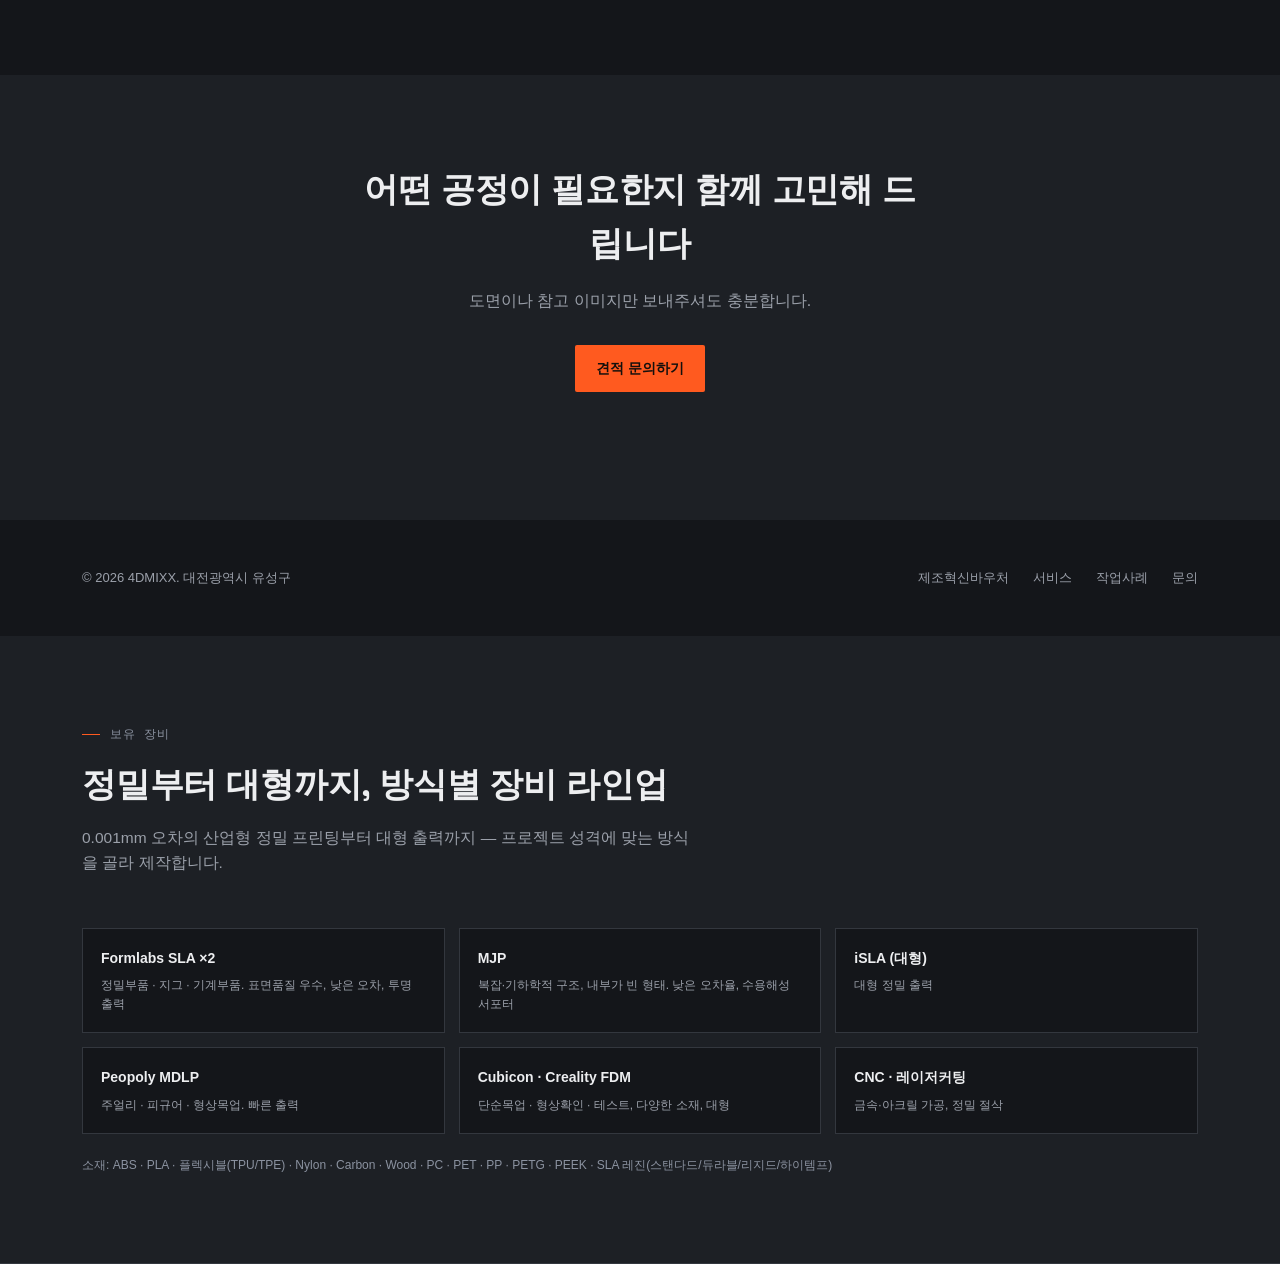
<file: services.html>
<!DOCTYPE html>
<html lang="ko">
<head>
<meta charset="UTF-8">
<meta name="viewport" content="width=device-width, initial-scale=1.0">
<title>서비스 — 4DMIXX(포디믹스)</title>
<meta name="description" content="4DMIXX의 3D프린팅, 프로토타입 제작, 사출금형, CNC 가공, 레이저 커팅 서비스를 자세히 소개합니다.">
<link rel="preconnect" href="https://fonts.googleapis.com">
<link href="https://fonts.googleapis.com/css2?family=Space+Grotesk:wght@500;700&family=IBM+Plex+Sans+KR:wght@400;500;600&family=IBM+Plex+Mono:wght@400;500&display=swap" rel="stylesheet">
<link rel="stylesheet" href="css/style.css">
</head>
<body>

<header class="site-header">
  <div class="wrap">
    <a href="index.html" class="logo"><span class="four">4</span>DMIXX</a>
    <nav class="nav">
      <a href="index.html">홈</a>
      <a href="about.html">회사소개</a>
      <a href="voucher.html">제조혁신바우처</a>
      <a href="services.html" class="active">서비스</a>
      <a href="portfolio.html">작업사례</a>
      <a href="contact.html">문의</a>
    </nav>
    <a href="contact.html" class="btn btn-primary">견적 문의</a>
  </div>
</header>

<section class="page-hero">
  <div class="wrap">
    <div class="eyebrow">서비스</div>
    <h1>공정 5가지, 하나의 창구</h1>
    <p>시제품 검토용 목업부터 소량 양산까지, 필요한 공정을 조합해서 제안합니다.</p>
  </div>
</section>

<section id="printing" style="padding-top:64px;">
  <div class="wrap svc-detail">
    <div class="svc-meta">
      <span class="spec-tag">01</span>
      <h2>3D프린팅</h2>
      <p>FDM·SLA 방식을 모두 보유하고 있어 용도에 맞는 재질과 정밀도를 선택할 수 있습니다. 복잡한 내부 구조, 언더컷 형상도 별도 금형 없이 바로 출력합니다.</p>
      <div class="tag-row">
        <span class="spec-tag">당일~24H</span>
        <span class="spec-tag metal">PLA·ABS·레진</span>
      </div>
    </div>
    <div class="detail-list">
      <div class="detail-item">
        <span class="n">A</span>
        <div><h4>FDM 출력</h4><p>내구성이 필요한 기능성 부품, 지그·픽스처 등 실사용 목적에 적합합니다.</p></div>
      </div>
      <div class="detail-item">
        <span class="n">B</span>
        <div><h4>SLA 출력</h4><p>표면이 매끄럽고 디테일이 살아있어 디자인 검토용, 전시용 목업에 적합합니다.</p></div>
      </div>
      <div class="detail-item">
        <span class="n">C</span>
        <div><h4>후가공</h4><p>서포트 제거, 샌딩, 도색까지 이어서 진행할 수 있습니다.</p></div>
      </div>
    </div>
  </div>
</section>

<section id="prototype">
  <div class="wrap svc-detail">
    <div class="svc-meta">
      <span class="spec-tag metal">02</span>
      <h2>프로토타입 제작</h2>
      <p>단순 형상 확인용 목업부터 실제로 조립·구동해보는 기능성 시제품까지, 개발 단계에 맞는 결과물을 만듭니다.</p>
      <div class="tag-row">
        <span class="spec-tag metal">설계 리뷰 포함</span>
      </div>
    </div>
    <div class="detail-list">
      <div class="detail-item">
        <span class="n">A</span>
        <div><h4>설계 검토</h4><p>보내주신 도면을 제작 관점에서 먼저 확인하고, 문제될 수 있는 부분을 미리 안내합니다.</p></div>
      </div>
      <div class="detail-item">
        <span class="n">B</span>
        <div><h4>기능 테스트용 시제품</h4><p>조립, 체결, 작동 테스트가 가능한 수준의 정밀도로 제작합니다.</p></div>
      </div>
      <div class="detail-item">
        <span class="n">C</span>
        <div><h4>반복 수정</h4><p>1차 시제품 확인 후 치수·형상을 수정한 2차, 3차 제작도 빠르게 대응합니다.</p></div>
      </div>
    </div>
  </div>
</section>

<section id="injection">
  <div class="wrap svc-detail">
    <div class="svc-meta">
      <span class="spec-tag metal">03</span>
      <h2>사출금형</h2>
      <p>소량 시험사출부터 양산용 금형까지, 예상 수량에 맞는 금형 사양을 제안합니다.</p>
      <div class="tag-row">
        <span class="spec-tag metal">소량~양산</span>
      </div>
    </div>
    <div class="detail-list">
      <div class="detail-item">
        <span class="n">A</span>
        <div><h4>금형 설계</h4><p>제품 형상과 예상 수량을 바탕으로 간이금형·양산금형 중 적합한 방식을 제안합니다.</p></div>
      </div>
      <div class="detail-item">
        <span class="n">B</span>
        <div><h4>시험 사출</h4><p>본 사출 전 샘플을 뽑아 치수와 외관을 함께 확인합니다.</p></div>
      </div>
      <div class="detail-item">
        <span class="n">C</span>
        <div><h4>양산 사출</h4><p>확정된 사양으로 필요한 수량만큼 사출을 진행합니다.</p></div>
      </div>
    </div>
  </div>
</section>

<section id="cnc">
  <div class="wrap svc-detail">
    <div class="svc-meta">
      <span class="spec-tag">04</span>
      <h2>CNC 가공</h2>
      <p>알루미늄, 플라스틱 등 다양한 소재를 정밀 절삭합니다. 좁은 공차가 필요한 부품도 안정적으로 대응합니다.</p>
      <div class="tag-row">
        <span class="spec-tag">공차 ±0.05mm</span>
      </div>
    </div>
    <div class="detail-list">
      <div class="detail-item">
        <span class="n">A</span>
        <div><h4>정밀 절삭</h4><p>도면 공차에 맞춰 가공하며, 조립이 필요한 부품은 짝이 되는 부품과 함께 검수합니다.</p></div>
      </div>
      <div class="detail-item">
        <span class="n">B</span>
        <div><h4>소재 선택</h4><p>알루미늄, POM, 아크릴 등 용도에 맞는 소재를 함께 검토합니다.</p></div>
      </div>
      <div class="detail-item">
        <span class="n">C</span>
        <div><h4>표면 처리</h4><p>아노다이징, 샌딩 등 후가공도 함께 안내해 드립니다.</p></div>
      </div>
    </div>
  </div>
</section>

<section id="laser" style="border-bottom:none;">
  <div class="wrap svc-detail">
    <div class="svc-meta">
      <span class="spec-tag laser">05</span>
      <h2>레이저 커팅</h2>
      <p>아크릴, 우드, 얇은 금속 판재를 정밀하게 절단하고, 필요하면 로고나 텍스트 각인도 동시에 진행합니다.</p>
      <div class="tag-row">
        <span class="spec-tag laser">각인 동시 처리</span>
      </div>
    </div>
    <div class="detail-list">
      <div class="detail-item">
        <span class="n">A</span>
        <div><h4>정밀 절단</h4><p>세밀한 패턴과 얇은 브릿지 형상도 깨끗하게 잘라냅니다.</p></div>
      </div>
      <div class="detail-item">
        <span class="n">B</span>
        <div><h4>각인·마킹</h4><p>로고, 텍스트, QR코드 등을 절단과 동시에 새길 수 있습니다.</p></div>
      </div>
      <div class="detail-item">
        <span class="n">C</span>
        <div><h4>소량 제작</h4><p>전시용 조형물, 사인물, 패키지 시제품 등 소량 제작에 적합합니다.</p></div>
      </div>
    </div>
  </div>
</section>

<section class="cta-band">
  <div class="wrap">
    <h2>어떤 공정이 필요한지 함께 고민해 드립니다</h2>
    <p>도면이나 참고 이미지만 보내주셔도 충분합니다.</p>
    <div class="hero-ctas">
      <a href="contact.html" class="btn btn-primary">견적 문의하기</a>
    </div>
  </div>
</section>

<footer>
  <div class="wrap">
    <div class="foot-left">© 2026 4DMIXX. 대전광역시 유성구</div>
    <nav>
      <a href="voucher.html">제조혁신바우처</a>
      <a href="services.html">서비스</a>
      <a href="portfolio.html">작업사례</a>
      <a href="contact.html">문의</a>
    </nav>
  </div>
</footer>

<!-- 보유 장비 -->
<section style="background:var(--surface);">
  <div class="wrap">
    <div class="section-head">
      <div class="eyebrow">보유 장비</div>
      <h2>정밀부터 대형까지, 방식별 장비 라인업</h2>
      <p>0.001mm 오차의 산업형 정밀 프린팅부터 대형 출력까지 — 프로젝트 성격에 맞는 방식을 골라 제작합니다.</p>
    </div>
    <div class="eq-grid">
      <div class="eq-card"><b>Formlabs SLA ×2</b><p>정밀부품 · 지그 · 기계부품. 표면품질 우수, 낮은 오차, 투명 출력</p></div>
      <div class="eq-card"><b>MJP</b><p>복잡·기하학적 구조, 내부가 빈 형태. 낮은 오차율, 수용해성 서포터</p></div>
      <div class="eq-card"><b>iSLA (대형)</b><p>대형 정밀 출력</p></div>
      <div class="eq-card"><b>Peopoly MDLP</b><p>주얼리 · 피규어 · 형상목업. 빠른 출력</p></div>
      <div class="eq-card"><b>Cubicon · Creality FDM</b><p>단순목업 · 형상확인 · 테스트, 다양한 소재, 대형</p></div>
      <div class="eq-card"><b>CNC · 레이저커팅</b><p>금속·아크릴 가공, 정밀 절삭</p></div>
    </div>
    <p class="vc-note">소재: ABS · PLA · 플렉시블(TPU/TPE) · Nylon · Carbon · Wood · PC · PET · PP · PETG · PEEK · SLA 레진(스탠다드/듀라블/리지드/하이템프)</p>
  </div>
</section>

</body>
</html>
</file>
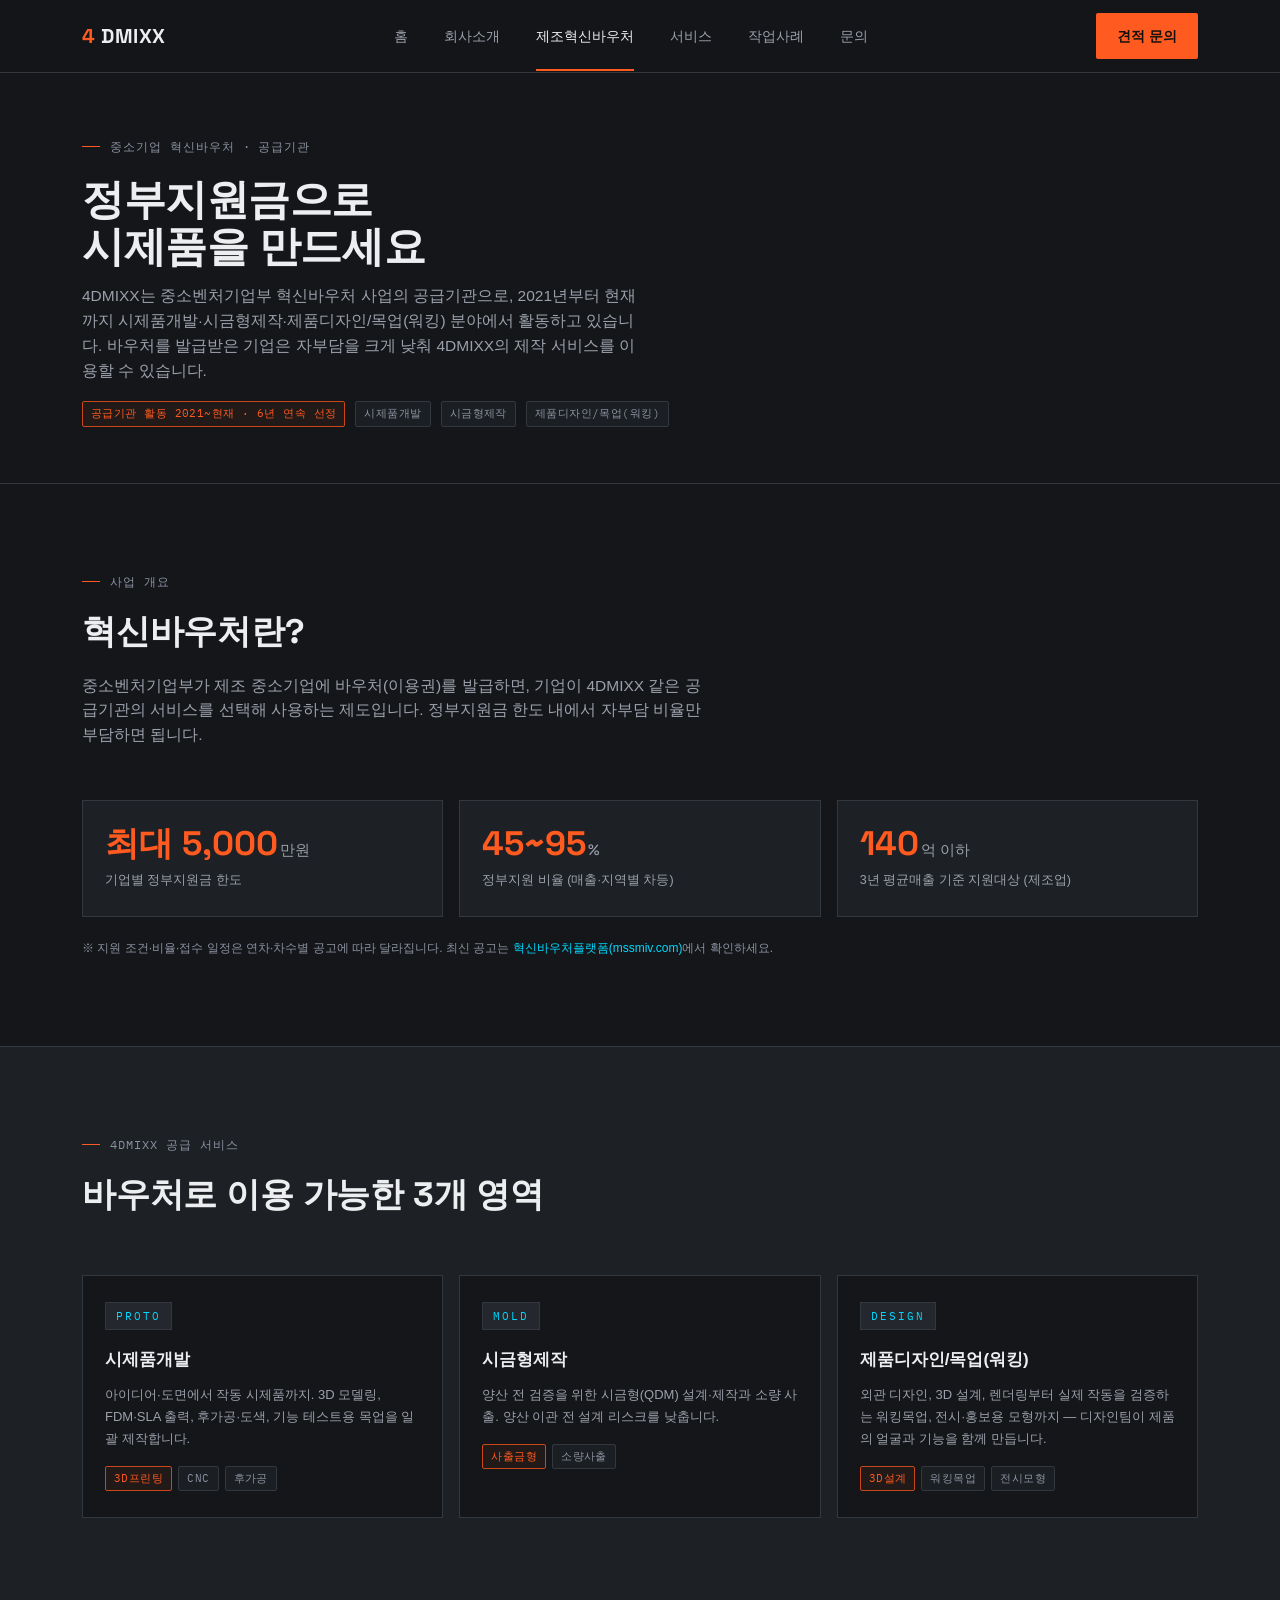
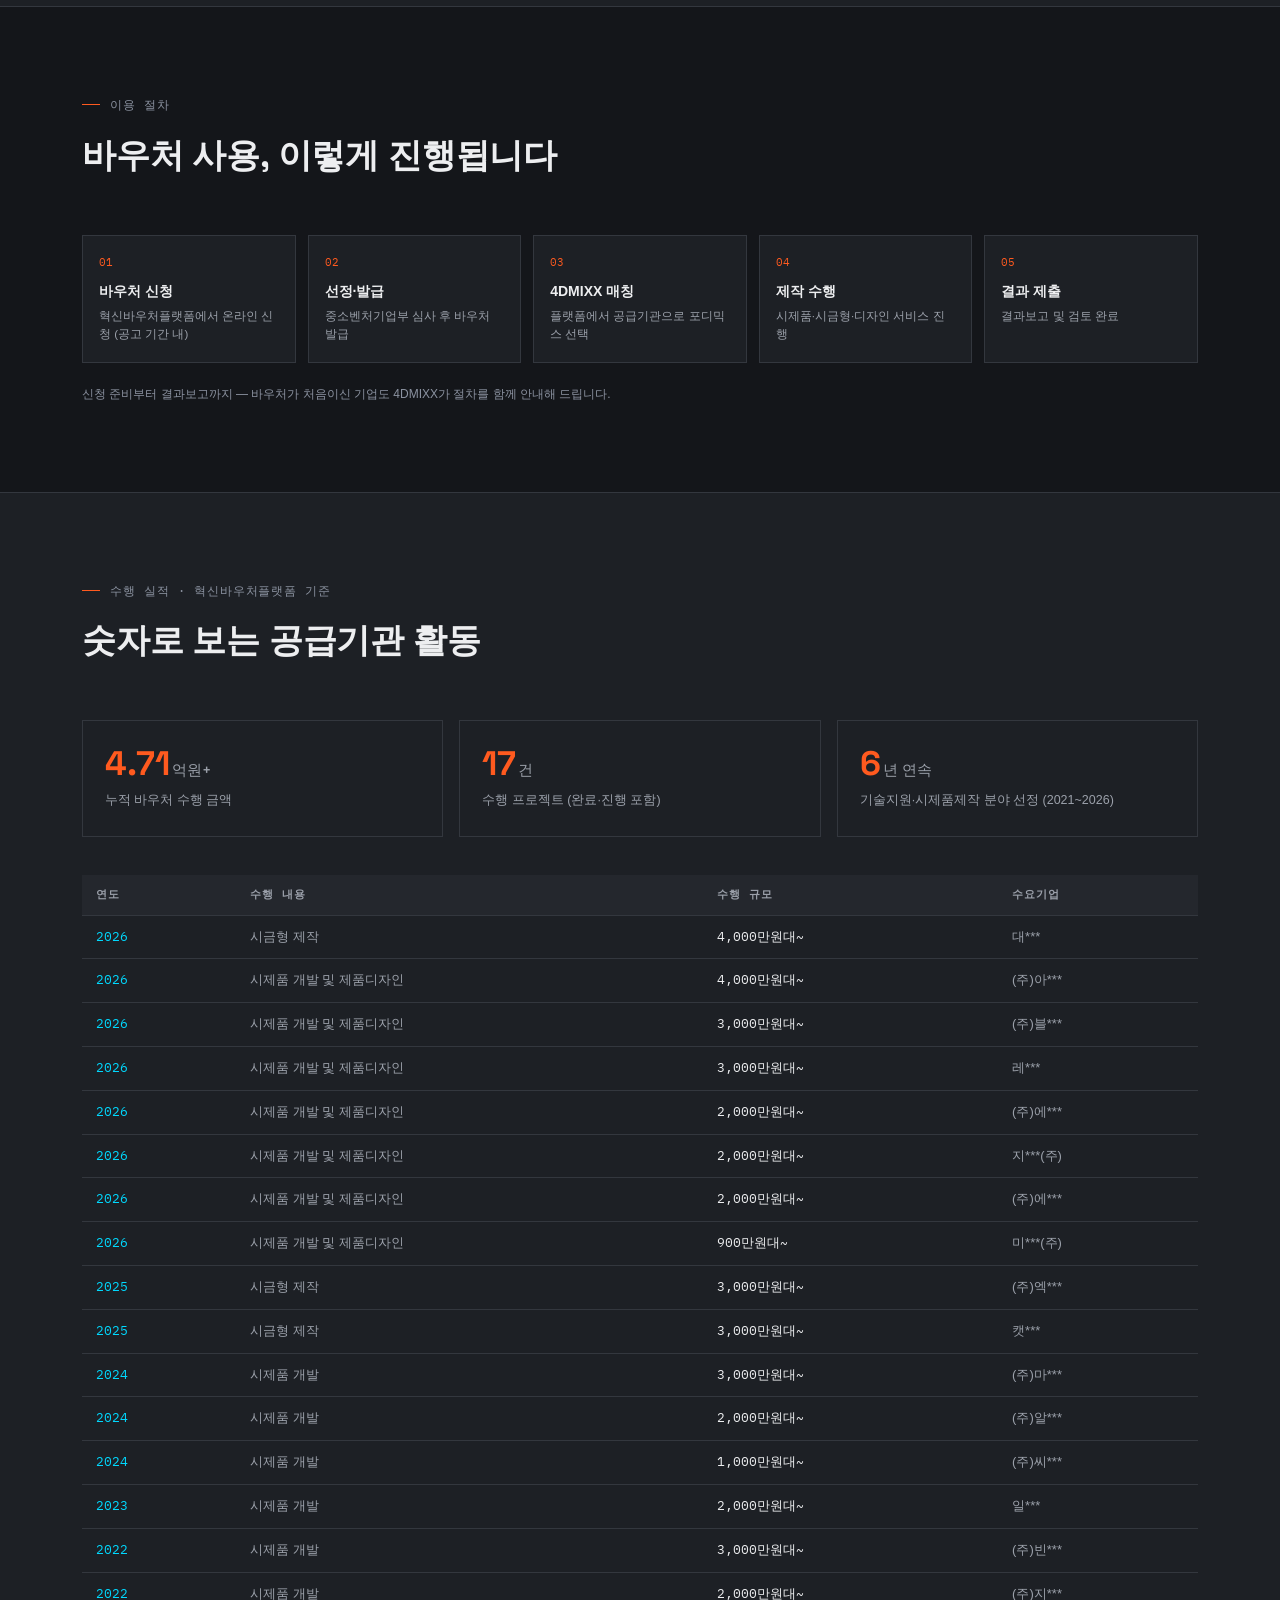
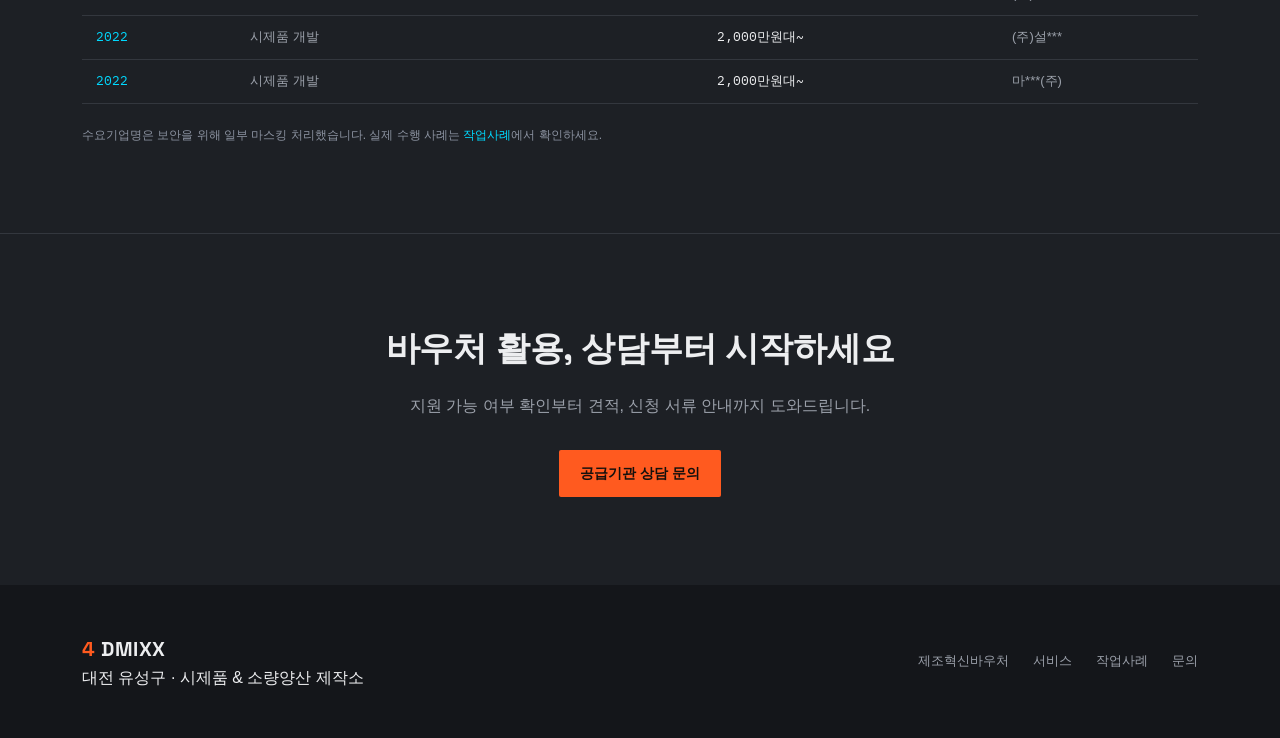
<file: voucher.html>
<!DOCTYPE html>
<html lang="ko">
<head>
<meta charset="UTF-8">
<meta name="viewport" content="width=device-width, initial-scale=1.0">
<title>제조혁신바우처 — 4DMIXX(포디믹스)</title>
<meta name="description" content="4DMIXX는 중소기업 혁신바우처 공급기관으로 2021년부터 시제품개발, 시금형제작, 제품디자인 서비스를 제공하고 있습니다.">
<link rel="preconnect" href="https://fonts.googleapis.com">
<link href="https://fonts.googleapis.com/css2?family=Space+Grotesk:wght@500;700&family=IBM+Plex+Sans+KR:wght@400;500;600&family=IBM+Plex+Mono:wght@400;500&display=swap" rel="stylesheet">
<link rel="stylesheet" href="css/style.css">
</head>
<body>

<header class="site-header">
  <div class="wrap">
    <a href="index.html" class="logo"><span class="four">4</span>DMIXX</a>
    <nav class="nav">
      <a href="index.html">홈</a>
      <a href="about.html">회사소개</a>
      <a href="voucher.html" class="active">제조혁신바우처</a>
      <a href="services.html">서비스</a>
      <a href="portfolio.html">작업사례</a>
      <a href="contact.html">문의</a>
    </nav>
    <a href="contact.html" class="btn btn-primary">견적 문의</a>
  </div>
</header>

<section class="page-hero">
  <div class="wrap">
    <div class="eyebrow">중소기업 혁신바우처 · 공급기관</div>
    <h1>정부지원금으로<br>시제품을 만드세요</h1>
    <p>4DMIXX는 중소벤처기업부 혁신바우처 사업의 공급기관으로, 2021년부터 현재까지 시제품개발·시금형제작·제품디자인/목업(워킹) 분야에서 활동하고 있습니다. 바우처를 발급받은 기업은 자부담을 크게 낮춰 4DMIXX의 제작 서비스를 이용할 수 있습니다.</p>
    <div class="hero-tags" style="margin-top:18px;">
      <span class="spec-tag">공급기관 활동 2021~현재 · 6년 연속 선정</span>
      <span class="spec-tag metal">시제품개발</span>
      <span class="spec-tag metal">시금형제작</span>
      <span class="spec-tag metal">제품디자인/목업(워킹)</span>
    </div>
  </div>
</section>

<!-- 사업 개요 -->
<section>
  <div class="wrap">
    <div class="section-head">
      <div class="eyebrow">사업 개요</div>
      <h2>혁신바우처란?</h2>
      <p>중소벤처기업부가 제조 중소기업에 바우처(이용권)를 발급하면, 기업이 4DMIXX 같은 공급기관의 서비스를 선택해 사용하는 제도입니다. 정부지원금 한도 내에서 자부담 비율만 부담하면 됩니다.</p>
    </div>
    <div class="vc-facts">
      <div class="vc-fact">
        <span class="vc-num">최대 5,000<small>만원</small></span>
        <span class="vc-label">기업별 정부지원금 한도</span>
      </div>
      <div class="vc-fact">
        <span class="vc-num">45~95<small>%</small></span>
        <span class="vc-label">정부지원 비율 (매출·지역별 차등)</span>
      </div>
      <div class="vc-fact">
        <span class="vc-num">140<small>억 이하</small></span>
        <span class="vc-label">3년 평균매출 기준 지원대상 (제조업)</span>
      </div>
    </div>
    <p class="vc-note">※ 지원 조건·비율·접수 일정은 연차·차수별 공고에 따라 달라집니다. 최신 공고는 <a href="https://www.mssmiv.com" target="_blank" rel="noopener">혁신바우처플랫폼(mssmiv.com)</a>에서 확인하세요.</p>
  </div>
</section>

<!-- 공급 서비스 -->
<section style="background:var(--surface);">
  <div class="wrap">
    <div class="section-head">
      <div class="eyebrow">4DMIXX 공급 서비스</div>
      <h2>바우처로 이용 가능한 3개 영역</h2>
    </div>
    <div class="vc-services">
      <div class="vc-card">
        <div class="vc-icon">PROTO</div>
        <h3>시제품개발</h3>
        <p>아이디어·도면에서 작동 시제품까지. 3D 모델링, FDM·SLA 출력, 후가공·도색, 기능 테스트용 목업을 일괄 제작합니다.</p>
        <div class="pf-tags"><span class="spec-tag">3D프린팅</span><span class="spec-tag metal">CNC</span><span class="spec-tag metal">후가공</span></div>
      </div>
      <div class="vc-card">
        <div class="vc-icon">MOLD</div>
        <h3>시금형제작</h3>
        <p>양산 전 검증을 위한 시금형(QDM) 설계·제작과 소량 사출. 양산 이관 전 설계 리스크를 낮춥니다.</p>
        <div class="pf-tags"><span class="spec-tag">사출금형</span><span class="spec-tag metal">소량사출</span></div>
      </div>
      <div class="vc-card">
        <div class="vc-icon">DESIGN</div>
        <h3>제품디자인/목업(워킹)</h3>
        <p>외관 디자인, 3D 설계, 렌더링부터 실제 작동을 검증하는 워킹목업, 전시·홍보용 모형까지 — 디자인팀이 제품의 얼굴과 기능을 함께 만듭니다.</p>
        <div class="pf-tags"><span class="spec-tag">3D설계</span><span class="spec-tag metal">워킹목업</span><span class="spec-tag metal">전시모형</span></div>
      </div>
    </div>
  </div>
</section>

<!-- 이용 절차 -->
<section>
  <div class="wrap">
    <div class="section-head">
      <div class="eyebrow">이용 절차</div>
      <h2>바우처 사용, 이렇게 진행됩니다</h2>
    </div>
    <div class="vc-steps">
      <div class="vc-step"><span class="stepno">01</span><b>바우처 신청</b><p>혁신바우처플랫폼에서 온라인 신청 (공고 기간 내)</p></div>
      <div class="vc-step"><span class="stepno">02</span><b>선정·발급</b><p>중소벤처기업부 심사 후 바우처 발급</p></div>
      <div class="vc-step"><span class="stepno">03</span><b>4DMIXX 매칭</b><p>플랫폼에서 공급기관으로 포디믹스 선택</p></div>
      <div class="vc-step"><span class="stepno">04</span><b>제작 수행</b><p>시제품·시금형·디자인 서비스 진행</p></div>
      <div class="vc-step"><span class="stepno">05</span><b>결과 제출</b><p>결과보고 및 검토 완료</p></div>
    </div>
    <p class="vc-note">신청 준비부터 결과보고까지 — 바우처가 처음이신 기업도 4DMIXX가 절차를 함께 안내해 드립니다.</p>
  </div>
</section>

<!-- 실적 -->
<section style="background:var(--surface);">
  <div class="wrap">
    <div class="section-head">
      <div class="eyebrow">수행 실적 · 혁신바우처플랫폼 기준</div>
      <h2>숫자로 보는 공급기관 활동</h2>
    </div>
    <div class="vc-facts">
      <div class="vc-fact">
        <span class="vc-num" data-count="5.07" data-decimals="2">0<small>억원+</small></span>
        <span class="vc-label">누적 바우처 수행 금액</span>
      </div>
      <div class="vc-fact">
        <span class="vc-num" data-count="18">0<small>건</small></span>
        <span class="vc-label">수행 프로젝트 (완료·진행 포함)</span>
      </div>
      <div class="vc-fact">
        <span class="vc-num" data-count="6">0<small>년 연속</small></span>
        <span class="vc-label">기술지원·시제품제작 분야 선정 (2021~2026)</span>
      </div>
    </div>

    <div class="vc-history">
      <table>
        <thead><tr><th>연도</th><th>수행 내용</th><th>수행 규모</th><th>수요기업</th></tr></thead>
        <tbody>
          <tr><td>2026</td><td>시금형 제작</td><td>4,000만원대~</td><td>대***</td></tr>
          <tr><td>2026</td><td>시제품 개발 및 제품디자인</td><td>4,000만원대~</td><td>(주)아***</td></tr>
          <tr><td>2026</td><td>시제품 개발 및 제품디자인</td><td>3,000만원대~</td><td>(주)블***</td></tr>
          <tr><td>2026</td><td>시제품 개발 및 제품디자인</td><td>3,000만원대~</td><td>레***</td></tr>
          <tr><td>2026</td><td>시제품 개발 및 제품디자인</td><td>2,000만원대~</td><td>(주)에***</td></tr>
          <tr><td>2026</td><td>시제품 개발 및 제품디자인</td><td>2,000만원대~</td><td>지***(주)</td></tr>
          <tr><td>2026</td><td>시제품 개발 및 제품디자인</td><td>2,000만원대~</td><td>(주)에***</td></tr>
          <tr><td>2026</td><td>시제품 개발 및 제품디자인</td><td>900만원대~</td><td>미***(주)</td></tr>
          <tr><td>2025</td><td>시금형 제작</td><td>3,000만원대~</td><td>(주)엑***</td></tr>
          <tr><td>2025</td><td>시금형 제작</td><td>3,000만원대~</td><td>캣***</td></tr>
          <tr><td>2024</td><td>시제품 개발</td><td>3,000만원대~</td><td>(주)마***</td></tr>
          <tr><td>2024</td><td>시제품 개발</td><td>2,000만원대~</td><td>(주)알***</td></tr>
          <tr><td>2024</td><td>시제품 개발</td><td>1,000만원대~</td><td>(주)씨***</td></tr>
          <tr><td>2023</td><td>시제품 개발</td><td>2,000만원대~</td><td>일***</td></tr>
          <tr><td>2022</td><td>시제품 개발</td><td>3,000만원대~</td><td>(주)빈***</td></tr>
          <tr><td>2022</td><td>시제품 개발</td><td>2,000만원대~</td><td>(주)지***</td></tr>
          <tr><td>2022</td><td>시제품 개발</td><td>2,000만원대~</td><td>(주)설***</td></tr>
          <tr><td>2022</td><td>시제품 개발</td><td>2,000만원대~</td><td>마***(주)</td></tr>
        </tbody>
      </table>
      <p class="vc-note">수요기업명은 보안을 위해 일부 마스킹 처리했습니다. 실제 수행 사례는 <a href="portfolio.html">작업사례</a>에서 확인하세요.</p>
    </div>
  </div>
</section>

<script>
// 스크롤 시 숫자 카운트업
const counters = document.querySelectorAll('.vc-num[data-count]');
const io = new IntersectionObserver(entries=>{
  entries.forEach(e=>{
    if(!e.isIntersecting || e.target.dataset.done) return;
    e.target.dataset.done = '1';
    const target = parseFloat(e.target.dataset.count);
    const dec = parseInt(e.target.dataset.decimals||'0');
    const small = e.target.querySelector('small').outerHTML;
    const t0 = performance.now();
    (function tick(){
      const p = Math.min((performance.now()-t0)/1200, 1);
      const eased = 1 - Math.pow(1-p, 3);
      e.target.innerHTML = (target*eased).toFixed(dec) + small;
      if(p<1) requestAnimationFrame(tick);
    })();
  });
},{threshold:.4});
counters.forEach(c=>io.observe(c));
</script>

<!-- CTA -->
<section class="cta-band">
  <div class="wrap">
    <h2>바우처 활용, 상담부터 시작하세요</h2>
    <p>지원 가능 여부 확인부터 견적, 신청 서류 안내까지 도와드립니다.</p>
    <a href="contact.html" class="btn btn-primary">공급기관 상담 문의</a>
  </div>
</section>

<footer class="site-footer">
  <div class="wrap">
    <div>
      <a href="index.html" class="logo"><span class="four">4</span>DMIXX</a>
      <p>대전 유성구 · 시제품 & 소량양산 제작소</p>
    </div>
    <nav>
      <a href="voucher.html">제조혁신바우처</a>
      <a href="services.html">서비스</a>
      <a href="portfolio.html">작업사례</a>
      <a href="contact.html">문의</a>
    </nav>
  </div>
</footer>

</body>
</html>
</file>
<file: css/style.css>
/* ============================================================
   4DMIXX — Design Tokens
   ============================================================ */
:root{
  --bg:            #14161A;
  --surface:       #1D2025;
  --surface-2:     #24272D;
  --line:          #33373E;
  --text:          #EDEEF0;
  --text-dim:      #9BA0AA;
  --metal:         #8B92A0;
  --accent:        #FF5A1F; /* safety-tag orange */
  --accent-dim:    #C94718;
  --laser:         #00D9FF; /* laser-cut cyan, used sparingly */
  --radius:        2px;

  --font-display: 'Space Grotesk', sans-serif;
  --font-body:    'IBM Plex Sans', sans-serif;
  --font-mono:    'IBM Plex Mono', monospace;
}

*{ box-sizing:border-box; margin:0; padding:0; }

html{ scroll-behavior:smooth; }

body{
  background:var(--bg);
  color:var(--text);
  font-family:var(--font-body);
  line-height:1.6;
  -webkit-font-smoothing:antialiased;
}

a{ color:inherit; text-decoration:none; }
ul{ list-style:none; }
img{ max-width:100%; display:block; }

.wrap{
  max-width:1180px;
  margin:0 auto;
  padding:0 32px;
}

/* ---------- Spec tag (signature element) ---------- */
.spec-tag{
  display:inline-flex;
  align-items:center;
  gap:6px;
  font-family:var(--font-mono);
  font-size:11px;
  letter-spacing:.04em;
  color:var(--accent);
  border:1px solid var(--accent-dim);
  padding:3px 8px;
  border-radius:var(--radius);
  background:rgba(255,90,31,.06);
  white-space:nowrap;
}
.spec-tag.laser{ color:var(--laser); border-color:#0891a8; background:rgba(0,217,255,.06); }
.spec-tag.metal{ color:var(--metal); border-color:var(--line); background:rgba(139,146,160,.06); }

/* ---------- Header ---------- */
.site-header{
  position:sticky; top:0; z-index:100;
  background:rgba(20,22,26,.88);
  backdrop-filter:blur(10px);
  border-bottom:1px solid var(--line);
}
.site-header .wrap{
  display:flex; align-items:center; justify-content:space-between;
  height:72px;
}
.logo{
  font-family:var(--font-display);
  font-weight:700;
  font-size:20px;
  letter-spacing:.02em;
  display:flex; align-items:baseline; gap:6px;
}
.logo .four{ color:var(--accent); }
.nav{ display:flex; align-items:center; gap:36px; }
.nav a{
  font-size:14px; font-weight:500; color:var(--text-dim);
  transition:color .15s ease;
  position:relative;
}
.nav a:hover, .nav a.active{ color:var(--text); }
.nav a.active::after{
  content:''; position:absolute; left:0; right:0; bottom:-24px;
  height:2px; background:var(--accent);
}
.btn{
  display:inline-flex; align-items:center; gap:8px;
  font-family:var(--font-body); font-weight:600; font-size:14px;
  padding:11px 20px;
  border-radius:var(--radius);
  border:1px solid transparent;
  cursor:pointer;
  transition:transform .15s ease, background .15s ease, border-color .15s ease;
}
.btn:hover{ transform:translateY(-1px); }
.btn-primary{ background:var(--accent); color:#14100D; }
.btn-primary:hover{ background:#ff6f3a; }
.btn-outline{ border-color:var(--line); color:var(--text); }
.btn-outline:hover{ border-color:var(--metal); }

/* ---------- Hero / Build sequence ---------- */
.hero{
  padding:96px 0 72px;
  border-bottom:1px solid var(--line);
  overflow:hidden;
}
.hero .wrap{
  display:grid;
  grid-template-columns:1.1fr .9fr;
  gap:64px;
  align-items:center;
}
.eyebrow{
  font-family:var(--font-mono);
  font-size:12px;
  color:var(--metal);
  letter-spacing:.08em;
  text-transform:uppercase;
  margin-bottom:20px;
  display:flex; align-items:center; gap:10px;
}
.eyebrow::before{
  content:''; width:18px; height:1px; background:var(--accent);
}
h1{
  font-family:var(--font-display);
  font-size:56px;
  line-height:1.12;
  font-weight:700;
  letter-spacing:-.01em;
  margin-bottom:24px;
}
h1 .hl{ color:var(--accent); }
.hero p.lead{
  font-size:17px;
  color:var(--text-dim);
  max-width:480px;
  margin-bottom:36px;
}
.hero-ctas{ display:flex; gap:14px; margin-bottom:40px; }
.hero-tags{ display:flex; flex-wrap:wrap; gap:10px; }

/* build-plate animation */
.build-plate{
  position:relative;
  height:420px;
  display:flex; align-items:flex-end; justify-content:center;
  padding-bottom:24px;
}
.plate-base{
  position:absolute; bottom:0; left:10%; right:10%;
  height:10px; background:var(--surface-2);
  border:1px solid var(--line); border-radius:1px;
}
.plate-base::before{
  content:'BUILD PLATE'; position:absolute; left:0; bottom:-22px;
  font-family:var(--font-mono); font-size:10px; letter-spacing:.1em;
  color:var(--text-dim);
}
.layer-stack{
  position:relative; width:180px; display:flex; flex-direction:column-reverse;
  margin-bottom:14px;
}
.layer{
  height:9px; margin-bottom:2px;
  background:linear-gradient(90deg, var(--metal), var(--text));
  border-radius:1px;
  opacity:0;
  transform:scaleX(.3);
  transform-origin:center;
  animation:rise .5s ease forwards;
}
.layer:nth-child(1){ animation-delay:.05s; background:linear-gradient(90deg,var(--accent),var(--accent-dim)); }
.layer:nth-child(2){ animation-delay:.15s; }
.layer:nth-child(3){ animation-delay:.25s; }
.layer:nth-child(4){ animation-delay:.35s; }
.layer:nth-child(5){ animation-delay:.45s; }
.layer:nth-child(6){ animation-delay:.55s; }
.layer:nth-child(7){ animation-delay:.65s; }
.layer:nth-child(8){ animation-delay:.75s; }
.layer:nth-child(9){ animation-delay:.85s; }
.layer:nth-child(10){ animation-delay:.95s; background:linear-gradient(90deg,var(--laser),#0891a8); }
@keyframes rise{
  from{ opacity:0; transform:scaleX(.3) translateY(6px); }
  to{ opacity:1; transform:scaleX(1) translateY(0); }
}
.nozzle{
  position:absolute; top:0; left:50%; transform:translateX(-50%);
  width:2px; height:60px;
  background:linear-gradient(var(--line), var(--metal));
}
.nozzle::after{
  content:''; position:absolute; bottom:-6px; left:50%; transform:translateX(-50%);
  width:14px; height:10px; background:var(--surface-2); border:1px solid var(--metal);
  clip-path:polygon(20% 0, 80% 0, 50% 100%);
}
@media (prefers-reduced-motion: reduce){
  .layer{ animation:none; opacity:1; transform:none; }
}

/* ---------- Section shell ---------- */
section{ padding:88px 0; border-bottom:1px solid var(--line); }
.section-head{ max-width:620px; margin-bottom:52px; }
.section-head .eyebrow{ margin-bottom:14px; }
h2{
  font-family:var(--font-display);
  font-size:34px;
  font-weight:700;
  letter-spacing:-.005em;
  margin-bottom:14px;
}
.section-head p{ color:var(--text-dim); font-size:15.5px; }

/* ---------- Services grid ---------- */
.svc-grid{
  display:grid;
  grid-template-columns:repeat(3,1fr);
  gap:1px;
  background:var(--line);
  border:1px solid var(--line);
}
.svc-card{
  background:var(--surface);
  padding:32px 28px;
  transition:background .15s ease;
}
.svc-card:hover{ background:var(--surface-2); }
.svc-index{
  font-family:var(--font-mono); font-size:12px; color:var(--metal);
  margin-bottom:22px; display:block;
}
.svc-card h3{
  font-family:var(--font-display); font-size:19px; font-weight:600;
  margin-bottom:10px;
}
.svc-card p{ color:var(--text-dim); font-size:14px; margin-bottom:18px; }
.svc-card .spec-tag{ margin-right:6px; margin-bottom:6px; }
.svc-more{
  display:inline-block; margin-top:8px; font-size:13px; font-weight:600;
  color:var(--accent);
}

/* ---------- Process ---------- */
.process{ display:grid; grid-template-columns:repeat(4,1fr); gap:24px; }
.proc-step{ position:relative; padding-top:36px; border-top:2px solid var(--line); }
.proc-step .num{
  font-family:var(--font-mono); font-size:13px; color:var(--accent);
  position:absolute; top:-11px; left:0; background:var(--bg); padding-right:10px;
}
.proc-step h4{ font-family:var(--font-display); font-size:17px; margin-bottom:8px; }
.proc-step p{ color:var(--text-dim); font-size:13.5px; }

/* ---------- Stats strip ---------- */
.stats{
  display:grid; grid-template-columns:repeat(4,1fr);
  gap:1px; background:var(--line); border:1px solid var(--line);
}
.stat{ background:var(--surface); padding:28px 24px; }
.stat .num{
  font-family:var(--font-mono); font-size:30px; color:var(--text);
  display:block; margin-bottom:6px;
}
.stat .num .u{ font-size:16px; color:var(--accent); }
.stat .label{ font-size:13px; color:var(--text-dim); }

/* ---------- Portfolio ---------- */
.pf-grid{ display:grid; grid-template-columns:repeat(3,1fr); gap:24px; }
.pf-card{
  background:var(--surface); border:1px solid var(--line);
  overflow:hidden; transition:border-color .15s ease;
}
.pf-card:hover{ border-color:var(--metal); }
.pf-visual{
  height:180px; position:relative;
  display:flex; align-items:center; justify-content:center;
  background:
    repeating-linear-gradient(135deg, var(--surface-2) 0 2px, transparent 2px 14px);
  border-bottom:1px solid var(--line);
}
.pf-visual .glyph{ font-family:var(--font-mono); font-size:12px; color:var(--metal); letter-spacing:.08em; }
.pf-body{ padding:22px 24px; }
.pf-cat{ font-family:var(--font-mono); font-size:11px; color:var(--accent); margin-bottom:8px; display:block; }
.pf-card h3{ font-family:var(--font-display); font-size:17px; margin-bottom:8px; }
.pf-card p{ color:var(--text-dim); font-size:13.5px; margin-bottom:14px; }
.pf-tags{ display:flex; flex-wrap:wrap; gap:6px; }

.note-box{
  margin-top:36px; padding:18px 22px; border:1px dashed var(--line);
  font-size:13.5px; color:var(--text-dim); border-radius:var(--radius);
}
.note-box strong{ color:var(--text); }

/* ---------- CTA band ---------- */
.cta-band{
  border-bottom:none;
  background:var(--surface);
  text-align:center;
}
.cta-band .wrap{ max-width:640px; }
.cta-band h2{ margin-bottom:16px; }
.cta-band p{ color:var(--text-dim); margin-bottom:32px; }
.cta-band .hero-ctas{ justify-content:center; }

/* ---------- Contact / Form ---------- */
.contact-grid{ display:grid; grid-template-columns:.9fr 1.1fr; gap:64px; }
.info-block{ margin-bottom:32px; }
.info-block .k{ font-family:var(--font-mono); font-size:11px; color:var(--metal); letter-spacing:.06em; margin-bottom:6px; display:block; }
.info-block .v{ font-size:15.5px; }
.info-block a.v:hover{ color:var(--accent); }

form{ display:flex; flex-direction:column; gap:20px; }
.form-row{ display:grid; grid-template-columns:1fr 1fr; gap:20px; }
label{ font-size:13px; font-weight:600; color:var(--text-dim); margin-bottom:8px; display:block; }
input, select, textarea{
  width:100%;
  background:var(--surface);
  border:1px solid var(--line);
  color:var(--text);
  padding:13px 14px;
  font-family:var(--font-body);
  font-size:14.5px;
  border-radius:var(--radius);
  transition:border-color .15s ease;
}
input:focus, select:focus, textarea:focus{
  outline:none; border-color:var(--accent);
}
textarea{ resize:vertical; min-height:120px; }
.form-note{ font-size:12.5px; color:var(--text-dim); }
.form-submit{ align-self:flex-start; margin-top:8px; }
.form-status{ font-size:13.5px; margin-top:4px; display:none; }
.form-status.show{ display:block; }
.form-status.ok{ color:#4ADE80; }
.form-status.err{ color:var(--accent); }

/* ---------- Footer ---------- */
footer{ padding:48px 0; }
footer .wrap{
  display:flex; align-items:center; justify-content:space-between;
  flex-wrap:wrap; gap:16px;
}
footer .foot-left{ font-size:13px; color:var(--text-dim); }
footer nav{ display:flex; gap:24px; }
footer nav a{ font-size:13px; color:var(--text-dim); }
footer nav a:hover{ color:var(--text); }

/* ---------- Page hero (non-home) ---------- */
.page-hero{ padding:64px 0 56px; border-bottom:1px solid var(--line); }
.page-hero h1{ font-size:42px; margin-bottom:14px; }
.page-hero p{ color:var(--text-dim); max-width:560px; font-size:15.5px; }

/* ---------- Detailed service blocks ---------- */
.svc-detail{
  display:grid; grid-template-columns:.55fr 1fr; gap:48px;
  padding:56px 0; border-bottom:1px solid var(--line);
  align-items:start;
}
.svc-detail:last-child{ border-bottom:none; }
.svc-detail .svc-meta{ position:sticky; top:96px; }
.svc-detail h2{ margin-bottom:16px; }
.svc-detail .tag-row{ display:flex; flex-wrap:wrap; gap:8px; margin-top:20px; }
.detail-list{ display:flex; flex-direction:column; gap:18px; }
.detail-item{ display:flex; gap:16px; padding:18px 20px; background:var(--surface); border:1px solid var(--line); }
.detail-item .n{ font-family:var(--font-mono); color:var(--accent); font-size:13px; flex-shrink:0; }
.detail-item h4{ font-family:var(--font-display); font-size:15.5px; margin-bottom:6px; }
.detail-item p{ font-size:13.5px; color:var(--text-dim); }

/* ---------- Responsive ---------- */
@media (max-width:960px){
  .nav{ display:none; }
  .hero .wrap{ grid-template-columns:1fr; gap:40px; }
  h1{ font-size:38px; }
  .svc-grid{ grid-template-columns:1fr 1fr; }
  .process{ grid-template-columns:1fr 1fr; }
  .stats{ grid-template-columns:1fr 1fr; }
  .pf-grid{ grid-template-columns:1fr 1fr; }
  .contact-grid{ grid-template-columns:1fr; }
  .svc-detail{ grid-template-columns:1fr; }
  .svc-detail .svc-meta{ position:static; }
}
@media (max-width:600px){
  .wrap{ padding:0 20px; }
  .svc-grid{ grid-template-columns:1fr; }
  .process{ grid-template-columns:1fr; }
  .stats{ grid-template-columns:1fr; }
  .pf-grid{ grid-template-columns:1fr; }
  .form-row{ grid-template-columns:1fr; }
  h1{ font-size:32px; }
  .hero{ padding:64px 0 48px; }
}

/* ══════════ AI3D 홍보 섹션 ══════════ */
.ai3d-band{
  background:linear-gradient(135deg, var(--surface) 0%, #1a2028 100%);
  border-top:1px solid var(--line);
  border-bottom:1px solid var(--line);
  position:relative;
  overflow:hidden;
}
.ai3d-band::before{
  content:""; position:absolute; inset:0;
  background:radial-gradient(ellipse at 80% 50%, rgba(0,217,255,.06), transparent 60%);
  pointer-events:none;
}
.ai3d-grid{
  display:grid; grid-template-columns:1.1fr .9fr; gap:48px; align-items:center;
  padding:72px 0;
}
.ai3d-steps{
  display:flex; gap:0; margin:26px 0 30px; flex-wrap:wrap;
}
.ai3d-step{
  display:flex; align-items:center; gap:8px;
  font-size:13px; color:var(--text-dim);
  padding:8px 14px; border:1px solid var(--line); background:var(--surface-2);
  margin-right:-1px;
}
.ai3d-step .stepno{
  font-family:var(--font-mono); font-size:10.5px; color:var(--laser);
}

/* 2D→3D 모프 비주얼 */
.morph-stage{
  display:flex; align-items:center; justify-content:center; gap:26px;
  padding:30px 0;
}
.morph-photo, .morph-cube{
  display:flex; flex-direction:column; align-items:center; gap:12px;
}
.morph-label{
  font-family:var(--font-mono); font-size:10px; letter-spacing:1.5px; color:var(--metal);
}
.photo-frame{
  width:96px; height:96px; border:2px solid var(--metal);
  background:
    linear-gradient(45deg, transparent 48%, var(--metal) 49%, var(--metal) 51%, transparent 52%),
    linear-gradient(-45deg, transparent 48%, var(--metal) 49%, var(--metal) 51%, transparent 52%),
    var(--surface-2);
  position:relative;
}
.photo-frame::after{
  content:""; position:absolute; top:12px; left:12px; width:22px; height:22px;
  border-radius:50%; border:2px solid var(--metal);
}
.morph-arrow{display:flex; flex-direction:column; align-items:center; gap:8px;}
.ai-chip{
  font-family:var(--font-mono); font-size:11px; font-weight:600; color:#14161A;
  background:var(--laser); padding:4px 10px;
  animation:ai-pulse 2s ease-in-out infinite;
}
@keyframes ai-pulse{
  0%,100%{box-shadow:0 0 0 0 rgba(0,217,255,.5);}
  50%{box-shadow:0 0 0 9px rgba(0,217,255,0);}
}
.arrow-line{
  width:64px; height:2px;
  background:repeating-linear-gradient(90deg, var(--laser) 0 8px, transparent 8px 14px);
  position:relative;
  animation:arrow-flow 1s linear infinite;
  background-size:14px 2px;
}
@keyframes arrow-flow{to{background-position:14px 0;}}
.arrow-line::after{
  content:""; position:absolute; right:-2px; top:-4px;
  border-left:8px solid var(--laser); border-top:5px solid transparent; border-bottom:5px solid transparent;
}
.cube{
  width:96px; height:96px; position:relative;
  transform-style:preserve-3d;
  animation:cube-spin 9s linear infinite;
}
@keyframes cube-spin{
  from{transform:rotateX(-22deg) rotateY(0);}
  to{transform:rotateX(-22deg) rotateY(360deg);}
}
.cube .face{
  position:absolute; width:96px; height:96px;
  border:1.5px solid var(--laser);
  background:rgba(0,217,255,.06);
}
.cube .f1{transform:translateZ(48px);}
.cube .f2{transform:rotateY(90deg) translateZ(48px);}
.cube .f3{transform:rotateX(90deg) translateZ(48px);}

@media (max-width:860px){
  .ai3d-grid{grid-template-columns:1fr; gap:20px; padding:52px 0;}
  .ai3d-visual{order:-1;}
  .morph-stage{gap:16px; padding:10px 0;}
  .photo-frame,.cube,.cube .face{width:72px; height:72px;}
  .cube .f1{transform:translateZ(36px);}
  .cube .f2{transform:rotateY(90deg) translateZ(36px);}
  .cube .f3{transform:rotateX(90deg) translateZ(36px);}
  .arrow-line{width:36px;}
  .ai3d-step{font-size:12px; padding:7px 10px;}
}

/* ══════════ 포트폴리오 사진 갤러리 (4ZAKAYA) ══════════ */
.pf-photo-grid{
  display:grid; grid-template-columns:repeat(auto-fill, minmax(240px, 1fr));
  gap:16px; margin-top:34px;
}
.pf-photo-card{
  display:block; background:var(--surface); border:1px solid var(--line);
  text-decoration:none; color:var(--text); overflow:hidden;
  transition:border-color .15s, transform .12s;
}
.pf-photo-card:hover{border-color:var(--accent); transform:translateY(-3px);}
.pf-photo{
  aspect-ratio:1/1; background-size:cover; background-position:center;
  border-bottom:1px solid var(--line);
  filter:saturate(.96);
  transition:filter .2s;
}
.pf-photo-card:hover .pf-photo{filter:saturate(1.1);}
.pf-photo-body{padding:14px 16px 16px;}
.pf-photo-body h3{font-size:14px; margin:0 0 6px; line-height:1.45; font-weight:600;}
.pf-photo-body p{
  font-size:12px; color:var(--text-dim); margin:0 0 12px; line-height:1.5;
  display:-webkit-box; -webkit-line-clamp:2; -webkit-box-orient:vertical; overflow:hidden;
}
.pf-photo-foot{display:flex; justify-content:space-between; align-items:center; gap:8px;}
.pf-buy{font-family:var(--font-mono); font-size:10.5px; color:var(--laser); white-space:nowrap;}
.pf-types{border-bottom:none;}
@media (max-width:640px){
  .pf-photo-grid{grid-template-columns:repeat(2, 1fr); gap:10px;}
  .pf-photo-body{padding:10px 12px 12px;}
  .pf-photo-body h3{font-size:12.5px;}
  .pf-photo-body p{display:none;}
}

/* ══════════ 히어로 3D ══════════ */
.hero-3d{
  position:relative; min-height:340px; height:100%;
}
.hero-3d canvas{position:absolute; inset:0; width:100%; height:100%;}
.hero-3d-tag{
  position:absolute; bottom:10px; right:12px;
  font-family:var(--font-mono); font-size:9.5px; letter-spacing:1.5px; color:var(--metal);
}
.hero-3d-tag span{color:var(--laser);}
@media (max-width:860px){
  .hero-3d{min-height:230px;}
}

/* ══════════ 블로그 작업기 ══════════ */
.blog-grid{
  display:grid; grid-template-columns:repeat(auto-fill, minmax(280px,1fr));
  gap:16px; margin-top:34px;
}
.blog-card{
  display:block; background:var(--surface); border:1px solid var(--line);
  text-decoration:none; color:var(--text); overflow:hidden;
  transition:border-color .15s, transform .12s;
}
.blog-card:hover{border-color:var(--laser); transform:translateY(-3px);}
.blog-thumb{aspect-ratio:16/9; background-size:cover; background-position:center; border-bottom:1px solid var(--line);}
.blog-body{padding:16px;}
.blog-date{font-family:var(--font-mono); font-size:10.5px; color:var(--laser); letter-spacing:1px;}
.blog-body h3{font-size:14.5px; margin:8px 0 8px; line-height:1.5;}
.blog-body p{
  font-size:12px; color:var(--text-dim); margin:0; line-height:1.6;
  display:-webkit-box; -webkit-line-clamp:2; -webkit-box-orient:vertical; overflow:hidden;
}
@media (max-width:640px){ .blog-grid{grid-template-columns:1fr 1fr; gap:10px;} .blog-body{padding:11px;} .blog-body p{display:none;} }

/* 블로그 검색 + 페이지네이션 */
.blog-search{
  display:flex; align-items:center; gap:12px; margin-top:26px;
}
.blog-search input{
  flex:1; max-width:380px; padding:11px 14px;
  background:var(--surface); border:1px solid var(--line); color:var(--text);
  font-family:var(--font-body); font-size:13.5px; outline:none;
}
.blog-search input:focus{border-color:var(--laser);}
.blog-count{font-family:var(--font-mono); font-size:11.5px; color:var(--metal);}
.blog-pager{display:flex; justify-content:center; gap:6px; margin-top:28px; flex-wrap:wrap;}
.pg-btn{
  min-width:34px; height:34px; padding:0 8px;
  background:var(--surface); border:1px solid var(--line); color:var(--text-dim);
  cursor:pointer; font-family:var(--font-mono); font-size:12.5px; transition:.15s;
}
.pg-btn:hover:not(:disabled){border-color:var(--laser); color:var(--laser);}
.pg-btn.cur{border-color:var(--accent); color:var(--accent);}
.pg-btn:disabled{opacity:.35; cursor:default;}

/* ══════════ 제조혁신바우처 ══════════ */
.vc-facts{
  display:grid; grid-template-columns:repeat(3,1fr); gap:16px; margin-top:34px;
}
.vc-fact{
  background:var(--surface); border:1px solid var(--line); padding:26px 22px;
}
.vc-num{
  font-family:var(--font-display); font-size:34px; font-weight:700; color:var(--accent);
  display:block; line-height:1;
}
.vc-num small{font-size:15px; color:var(--text-dim); font-weight:500; margin-left:2px;}
.vc-label{font-size:12.5px; color:var(--text-dim); display:block; margin-top:10px; line-height:1.5;}
.vc-note{font-size:12px; color:var(--metal); margin-top:22px; line-height:1.6;}
.vc-note a{color:var(--laser);}
.vc-services{display:grid; grid-template-columns:repeat(3,1fr); gap:16px; margin-top:34px;}
.vc-card{background:var(--bg); border:1px solid var(--line); padding:26px 22px;}
.vc-icon{
  font-family:var(--font-mono); font-size:10.5px; letter-spacing:2px; color:var(--laser);
  border:1px solid var(--line); display:inline-block; padding:5px 10px; margin-bottom:16px;
  background:var(--surface-2);
}
.vc-card h3{font-size:17px; margin:0 0 10px;}
.vc-card p{font-size:13px; color:var(--text-dim); line-height:1.7; margin:0 0 16px;}
.vc-steps{display:grid; grid-template-columns:repeat(5,1fr); gap:12px; margin-top:34px;}
.vc-step{
  background:var(--surface); border:1px solid var(--line); padding:18px 16px; position:relative;
}
.vc-step .stepno{
  font-family:var(--font-mono); font-size:11px; color:var(--accent); display:block; margin-bottom:8px;
}
.vc-step b{font-size:14px; display:block; margin-bottom:6px;}
.vc-step p{font-size:11.5px; color:var(--text-dim); line-height:1.55; margin:0;}
@media (max-width:900px){
  .vc-facts,.vc-services{grid-template-columns:1fr;}
  .vc-steps{grid-template-columns:1fr 1fr;}
}

.vc-history{margin-top:38px; overflow-x:auto;}
.vc-history table{width:100%; border-collapse:collapse; font-size:13px;}
.vc-history th{
  text-align:left; padding:11px 14px; background:var(--surface-2);
  border-bottom:1px solid var(--line-strong, var(--line));
  font-family:var(--font-mono); font-size:11px; letter-spacing:1px; color:var(--text-dim);
}
.vc-history td{padding:11px 14px; border-bottom:1px solid var(--line); color:var(--text-dim);}
.vc-history td:first-child{font-family:var(--font-mono); color:var(--laser);}
.vc-history td:nth-child(3){font-family:var(--font-mono); color:var(--text);}
.vc-history tr:hover td{background:var(--surface-2);}
@media (max-width:640px){ .vc-history table{font-size:11.5px;} .vc-history td,.vc-history th{padding:8px 8px;} }

/* ══════════ 신뢰 지표 밴드 ══════════ */
.stats-band{
  background:var(--surface); border-top:1px solid var(--line); border-bottom:1px solid var(--line);
  padding:44px 0;
}
.stats-grid{display:grid; grid-template-columns:repeat(4,1fr); gap:20px;}
.stat{text-align:center;}
.stat-num{
  font-family:var(--font-display); font-size:38px; font-weight:700; color:var(--accent);
  display:block; line-height:1.1;
}
.stat-num small{font-size:16px; color:var(--text-dim); font-weight:500; margin-left:2px;}
.stat-num-sm{
  font-family:var(--font-display); font-size:19px; font-weight:700; color:var(--text);
  display:block; line-height:1.35; padding-top:4px;
}
.stat-label{font-size:12.5px; color:var(--text-dim); display:block; margin-top:10px;}
@media (max-width:860px){
  .stats-grid{grid-template-columns:1fr 1fr; gap:26px 12px;}
  .stat-num{font-size:30px;}
}

/* ══════════ 회사소개 ══════════ */
.ab-grid{display:grid; grid-template-columns:repeat(2,1fr); gap:16px; margin-top:34px;}
.ab-card{background:var(--surface); border:1px solid var(--line); padding:26px 24px;}
.ab-card h3{font-size:16.5px; margin:0 0 10px;}
.ab-card p{font-size:13px; color:var(--text-dim); line-height:1.75; margin:0;}

.timeline{margin-top:38px;}
.tl-year{
  display:flex; align-items:center; gap:14px; margin:36px 0 16px;
}
.tl-year:first-child{margin-top:0;}
.tl-year span{
  font-family:var(--font-display); font-size:26px; font-weight:700; color:var(--accent);
}
.tl-year::after{content:""; flex:1; height:1px; background:var(--line);}
.tl-items{display:grid; gap:8px;}
.tl-item{
  display:flex; gap:14px; align-items:baseline;
  background:var(--bg); border:1px solid var(--line); padding:12px 16px;
  font-size:13px; color:var(--text-dim); line-height:1.6;
}
.tl-item b{
  font-family:var(--font-mono); font-size:11px; color:var(--laser);
  flex:none; width:38px; font-weight:500;
}
.tl-item.hl{border-left:3px solid var(--accent); color:var(--text);}
@media (max-width:700px){
  .ab-grid{grid-template-columns:1fr;}
  .tl-item{font-size:12.5px; padding:10px 12px;}
}

/* 고객사 / 장비 */
.client-groups{display:grid; gap:22px; margin-top:34px;}
.client-group h4{
  font-family:var(--font-mono); font-size:11px; letter-spacing:1.5px; color:var(--laser);
  margin:0 0 10px; font-weight:500;
}
.client-tags{display:flex; flex-wrap:wrap; gap:7px;}
.client-tags span{
  font-size:12.5px; color:var(--text-dim); background:var(--surface);
  border:1px solid var(--line); padding:6px 12px;
}
.eq-grid{display:grid; grid-template-columns:repeat(3,1fr); gap:14px; margin-top:34px;}
.eq-card{background:var(--bg); border:1px solid var(--line); padding:18px;}
.eq-card b{font-size:14px; display:block; margin-bottom:7px;}
.eq-card p{font-size:12px; color:var(--text-dim); line-height:1.6; margin:0;}
@media (max-width:760px){ .eq-grid{grid-template-columns:1fr 1fr;} }
</file>
